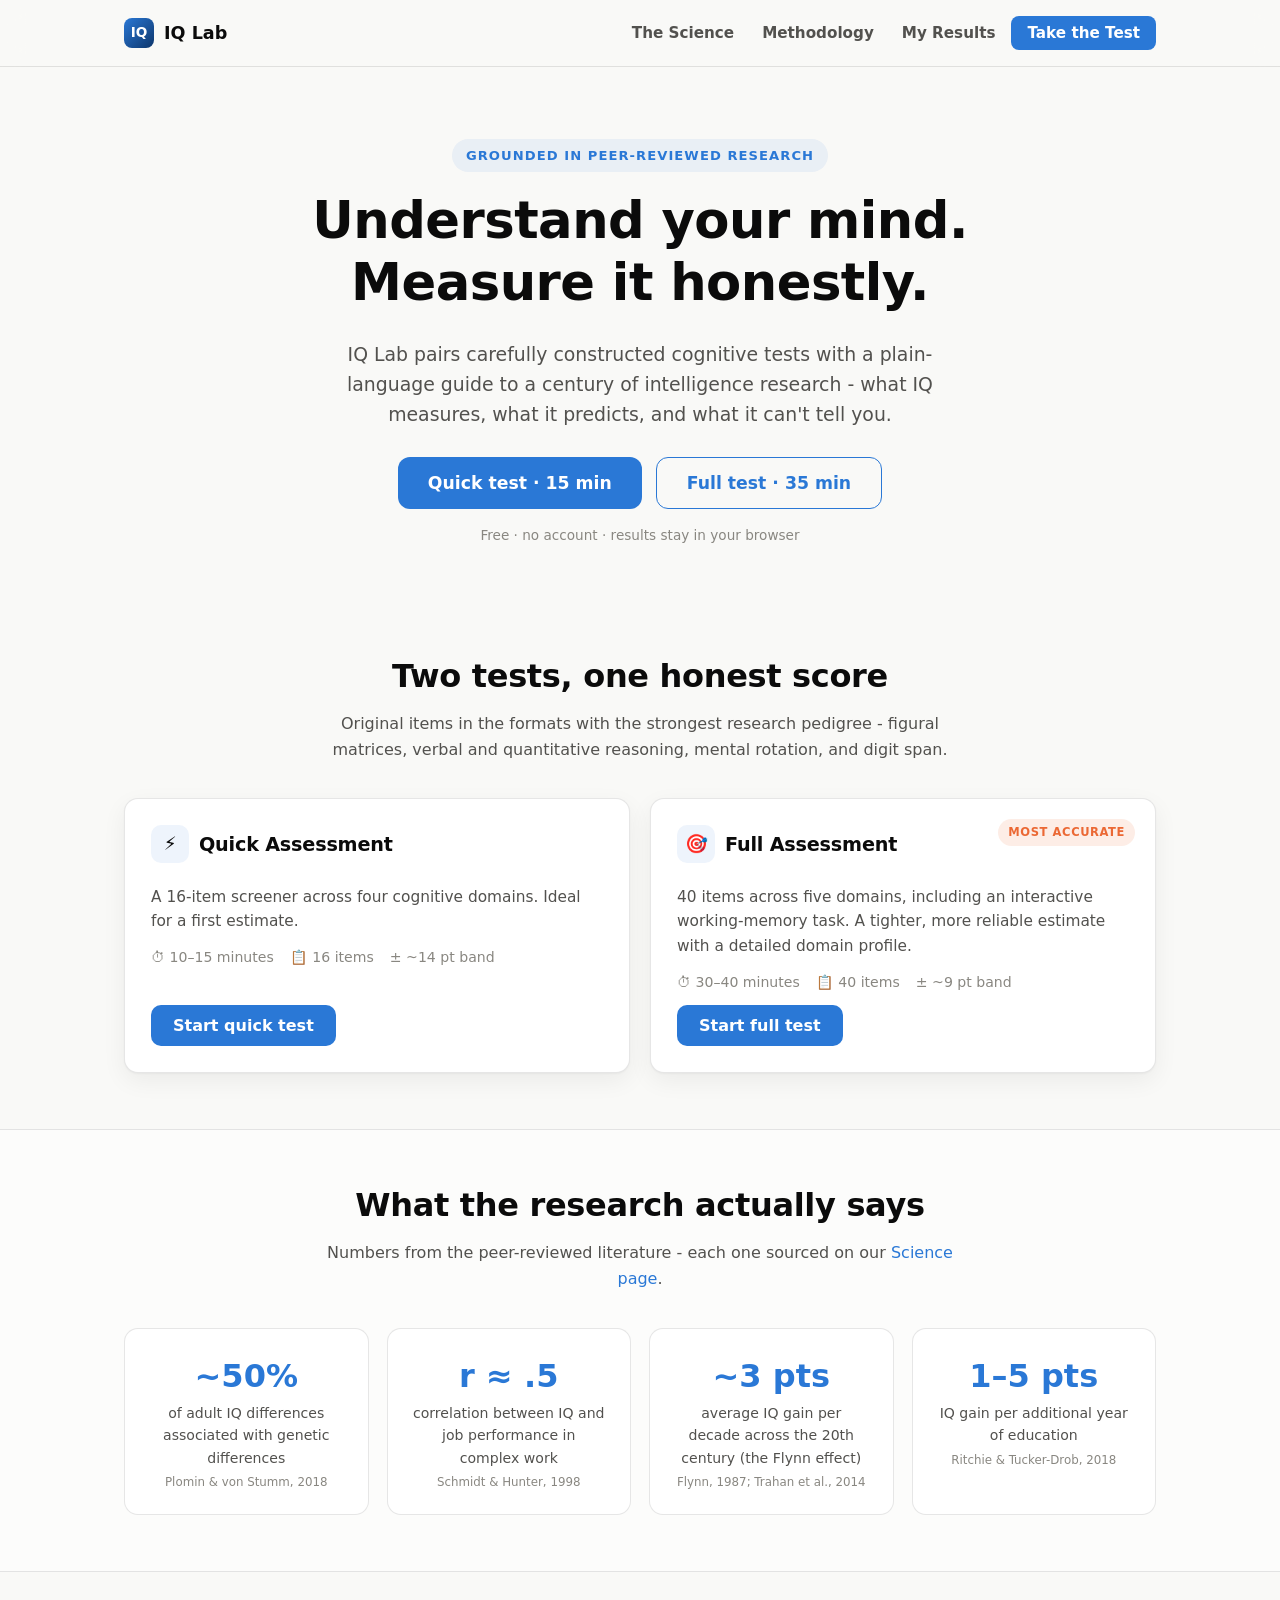
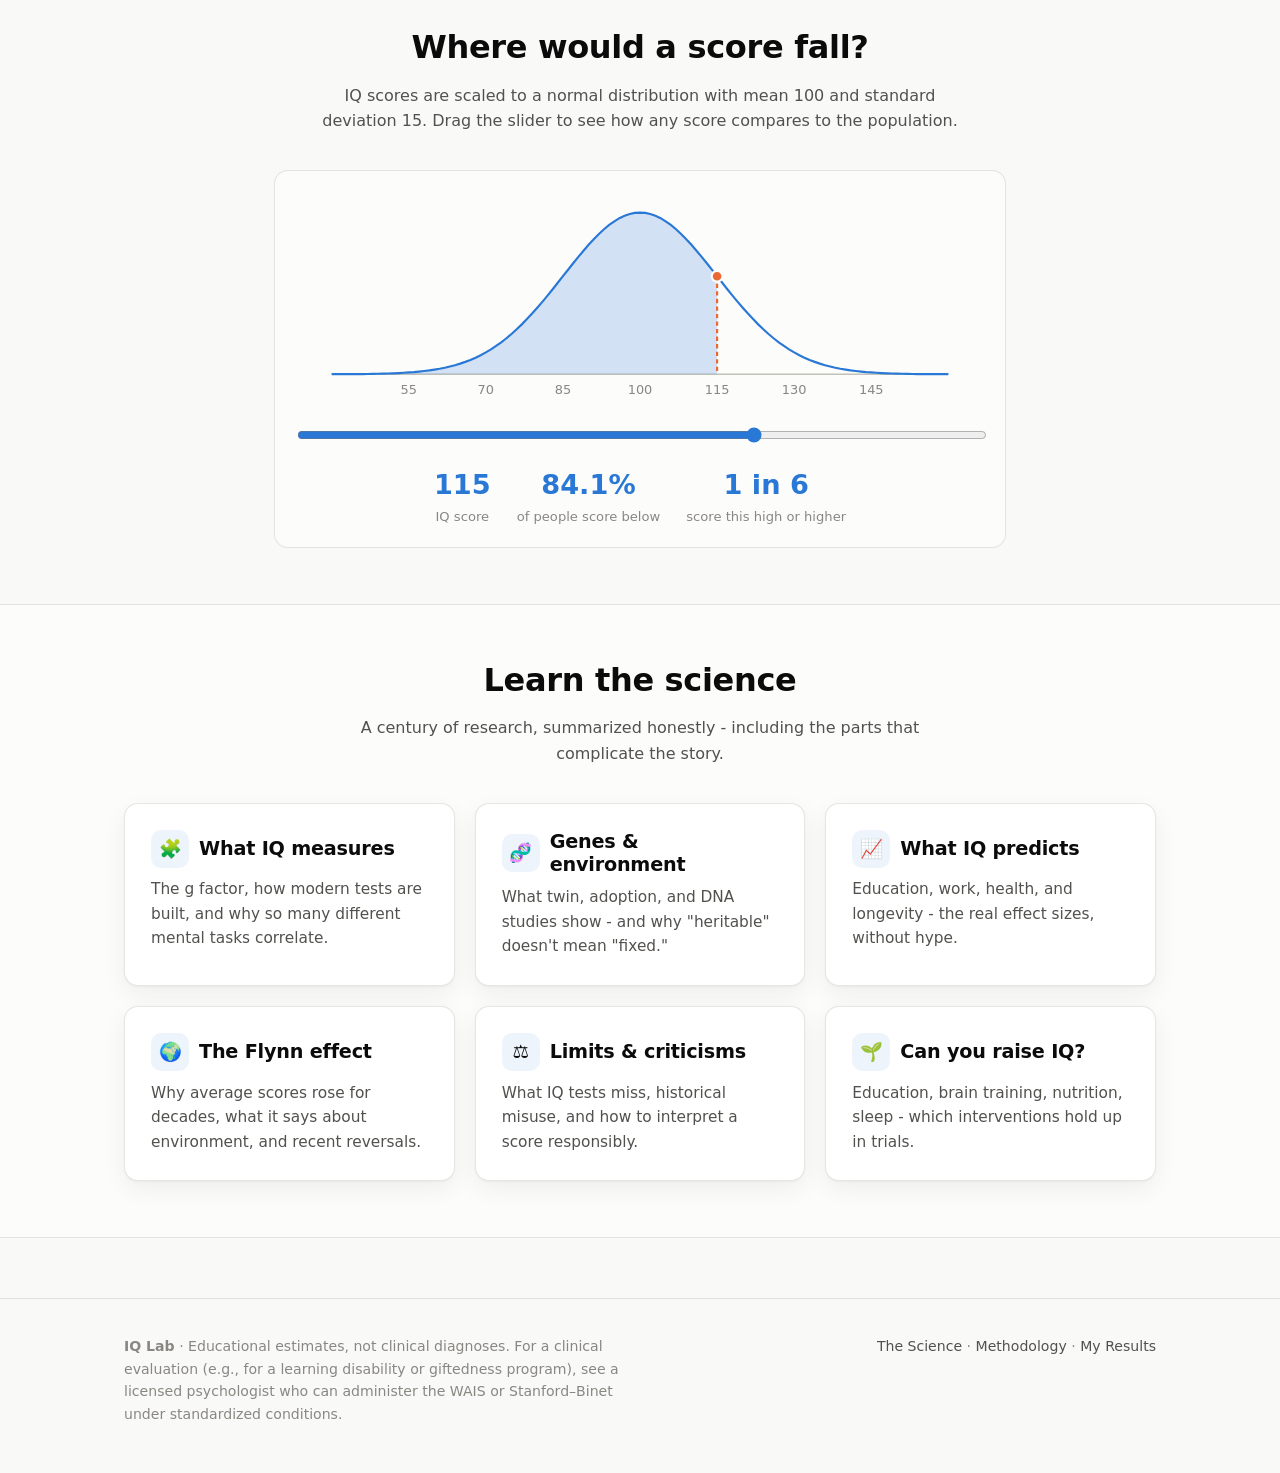
<file: index.html>
<!DOCTYPE html>
<html lang="en">
<head>
<meta charset="UTF-8">
<meta name="viewport" content="width=device-width, initial-scale=1.0">
<title>IQ Lab - Research-Based IQ Testing & Education</title>
<meta name="description" content="Take a free research-grounded IQ test and learn what intelligence research actually says - every claim sourced to peer-reviewed literature.">
<meta property="og:type" content="website">
<meta property="og:site_name" content="IQ Lab">
<meta property="og:title" content="IQ Lab - Research-Based IQ Testing & Education">
<meta property="og:description" content="Free research-based IQ tests and the science behind them. No account, results stay in your browser.">
<meta property="og:url" content="https://theofficialiqtest.com/">
<meta property="og:image" content="https://theofficialiqtest.com/og-card.png">
<meta property="og:image:width" content="1200">
<meta property="og:image:height" content="630">
<meta name="twitter:card" content="summary_large_image">
<link rel="stylesheet" href="css/style.css">
<link rel="icon" href="data:image/svg+xml,<svg xmlns='http://www.w3.org/2000/svg' viewBox='0 0 100 100'><text y='.9em' font-size='90'>🧠</text></svg>">
</head>
<body>

<nav class="nav">
  <div class="nav-inner">
    <a class="logo" href="index.html"><span class="logo-mark">IQ</span> IQ Lab</a>
    <div class="nav-links">
      <a href="learn.html">The Science</a>
      <a href="methodology.html">Methodology</a>
      <a href="results.html">My Results</a>
      <a class="btn" href="test.html?mode=short" style="padding:8px 16px">Take the Test</a>
    </div>
  </div>
</nav>

<header class="hero">
  <div class="container">
    <span class="eyebrow">Grounded in peer-reviewed research</span>
    <h1>Understand your mind.<br>Measure it honestly.</h1>
    <p class="lede">IQ Lab pairs carefully constructed cognitive tests with a plain-language guide to
      a century of intelligence research - what IQ measures, what it predicts, and what it can't tell you.</p>
    <div class="hero-ctas">
      <a class="btn big" href="test.html?mode=short">Quick test · 15 min</a>
      <a class="btn ghost big" href="test.html?mode=long">Full test · 35 min</a>
    </div>
    <p class="hero-note">Free · no account · results stay in your browser</p>
    <div class="welcome" id="welcome"></div>
  </div>
</header>

<section class="section">
  <div class="container">
    <div class="section-head">
      <h2>Two tests, one honest score</h2>
      <p>Original items in the formats with the strongest research pedigree - figural matrices, verbal and
         quantitative reasoning, mental rotation, and digit span.</p>
    </div>
    <div class="grid-2">
      <div class="card test-card">
        <h3><span class="icon">⚡</span> Quick Assessment</h3>
        <p>A 16-item screener across four cognitive domains. Ideal for a first estimate.</p>
        <div class="meta"><span>⏱ 10–15 minutes</span><span>📋 16 items</span><span>± ~14 pt band</span></div>
        <a class="btn" id="cta-short" href="test.html?mode=short">Start quick test</a>
      </div>
      <div class="card test-card">
        <span class="badge">Most accurate</span>
        <h3><span class="icon">🎯</span> Full Assessment</h3>
        <p>40 items across five domains, including an interactive working-memory task. A tighter,
           more reliable estimate with a detailed domain profile.</p>
        <div class="meta"><span>⏱ 30–40 minutes</span><span>📋 40 items</span><span>± ~9 pt band</span></div>
        <a class="btn" id="cta-long" href="test.html?mode=long">Start full test</a>
      </div>
    </div>
  </div>
</section>

<section class="section alt">
  <div class="container">
    <div class="section-head">
      <h2>What the research actually says</h2>
      <p>Numbers from the peer-reviewed literature - each one sourced on our <a href="learn.html">Science page</a>.</p>
    </div>
    <div class="stat-band">
      <div class="stat-tile">
        <div class="num">~50%</div>
        <div class="lbl">of adult IQ differences associated with genetic differences</div>
        <div class="src">Plomin & von Stumm, 2018</div>
      </div>
      <div class="stat-tile">
        <div class="num">r ≈ .5</div>
        <div class="lbl">correlation between IQ and job performance in complex work</div>
        <div class="src">Schmidt & Hunter, 1998</div>
      </div>
      <div class="stat-tile">
        <div class="num">~3 pts</div>
        <div class="lbl">average IQ gain per decade across the 20th century (the Flynn effect)</div>
        <div class="src">Flynn, 1987; Trahan et al., 2014</div>
      </div>
      <div class="stat-tile">
        <div class="num">1–5 pts</div>
        <div class="lbl">IQ gain per additional year of education</div>
        <div class="src">Ritchie & Tucker-Drob, 2018</div>
      </div>
    </div>
  </div>
</section>

<section class="section">
  <div class="container narrow">
    <div class="section-head">
      <h2>Where would a score fall?</h2>
      <p>IQ scores are scaled to a normal distribution with mean 100 and standard deviation 15.
         Drag the slider to see how any score compares to the population.</p>
    </div>
    <div class="viz-root explorer">
      <svg viewBox="0 0 640 200" id="explorer-svg" style="width:100%;height:auto" role="img" aria-label="Interactive normal curve of IQ scores"></svg>
      <input type="range" id="iq-slider" min="55" max="145" value="115" step="1" aria-label="Choose an IQ score">
      <div class="explorer-readout">
        <div><div class="num" id="ex-iq">115</div><div class="lbl">IQ score</div></div>
        <div><div class="num"><span id="ex-pct">84.1</span>%</div><div class="lbl">of people score below</div></div>
        <div><div class="num" id="ex-rare">1 in 6</div><div class="lbl" id="ex-rare-lbl">score this high or higher</div></div>
      </div>
    </div>
  </div>
</section>

<section class="section alt">
  <div class="container">
    <div class="section-head">
      <h2>Learn the science</h2>
      <p>A century of research, summarized honestly - including the parts that complicate the story.</p>
    </div>
    <div class="grid-3">
      <a class="card" href="learn.html#what-is-iq" style="color:inherit">
        <h3><span class="icon">🧩</span> What IQ measures</h3>
        <p>The g factor, how modern tests are built, and why so many different mental tasks correlate.</p>
      </a>
      <a class="card" href="learn.html#nature-nurture" style="color:inherit">
        <h3><span class="icon">🧬</span> Genes & environment</h3>
        <p>What twin, adoption, and DNA studies show - and why "heritable" doesn't mean "fixed."</p>
      </a>
      <a class="card" href="learn.html#predicts" style="color:inherit">
        <h3><span class="icon">📈</span> What IQ predicts</h3>
        <p>Education, work, health, and longevity - the real effect sizes, without hype.</p>
      </a>
      <a class="card" href="learn.html#flynn" style="color:inherit">
        <h3><span class="icon">🌍</span> The Flynn effect</h3>
        <p>Why average scores rose for decades, what it says about environment, and recent reversals.</p>
      </a>
      <a class="card" href="learn.html#limits" style="color:inherit">
        <h3><span class="icon">⚖️</span> Limits & criticisms</h3>
        <p>What IQ tests miss, historical misuse, and how to interpret a score responsibly.</p>
      </a>
      <a class="card" href="learn.html#improve" style="color:inherit">
        <h3><span class="icon">🌱</span> Can you raise IQ?</h3>
        <p>Education, brain training, nutrition, sleep - which interventions hold up in trials.</p>
      </a>
    </div>
  </div>
</section>

<footer class="footer">
  <div class="footer-inner">
    <div class="disclaimer">
      <strong>IQ Lab</strong> · Educational estimates, not clinical diagnoses. For a clinical evaluation
      (e.g., for a learning disability or giftedness program), see a licensed psychologist who can administer
      the WAIS or Stanford–Binet under standardized conditions.
    </div>
    <div>
      <a href="learn.html">The Science</a> · <a href="methodology.html">Methodology</a> ·
      <a href="results.html">My Results</a>
    </div>
  </div>
</footer>

<script src="js/storage.js"></script>
<script src="js/scoring.js"></script>
<script src="js/home.js"></script>
</body>
</html>
</file>
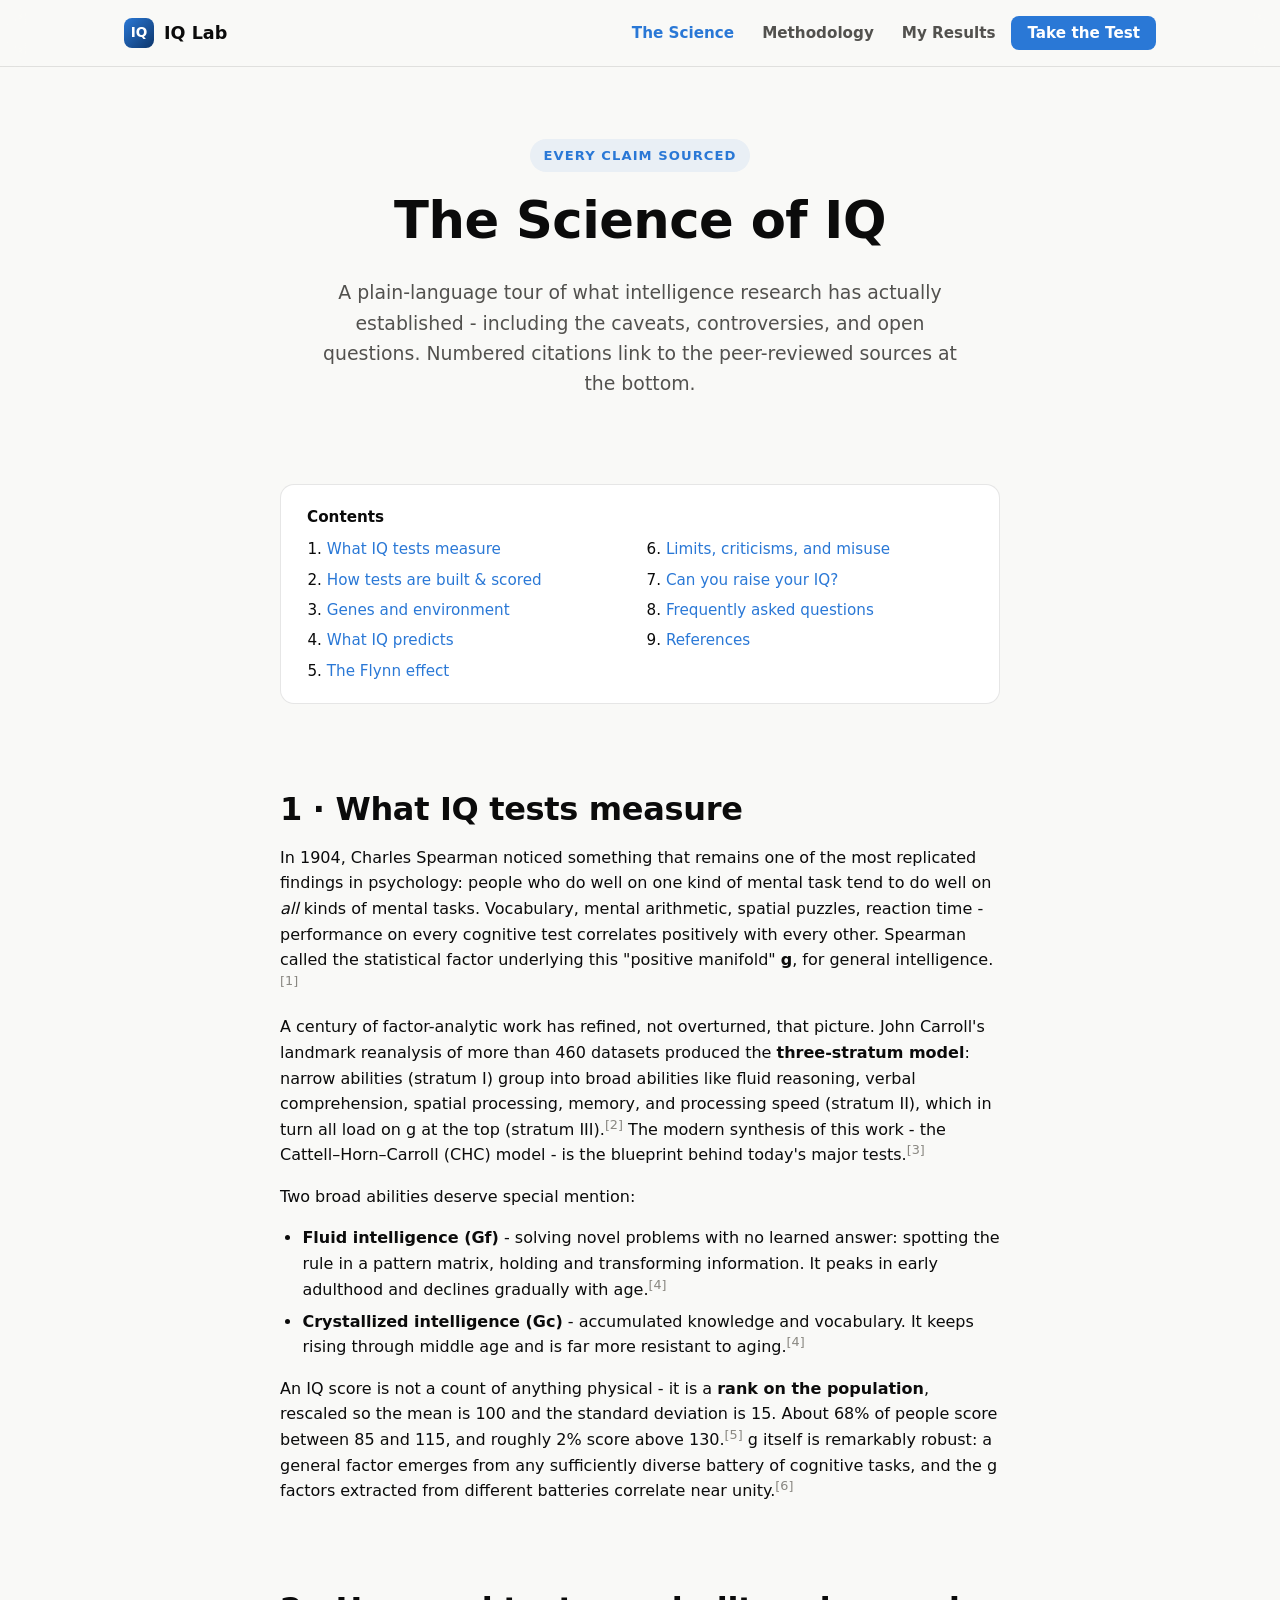
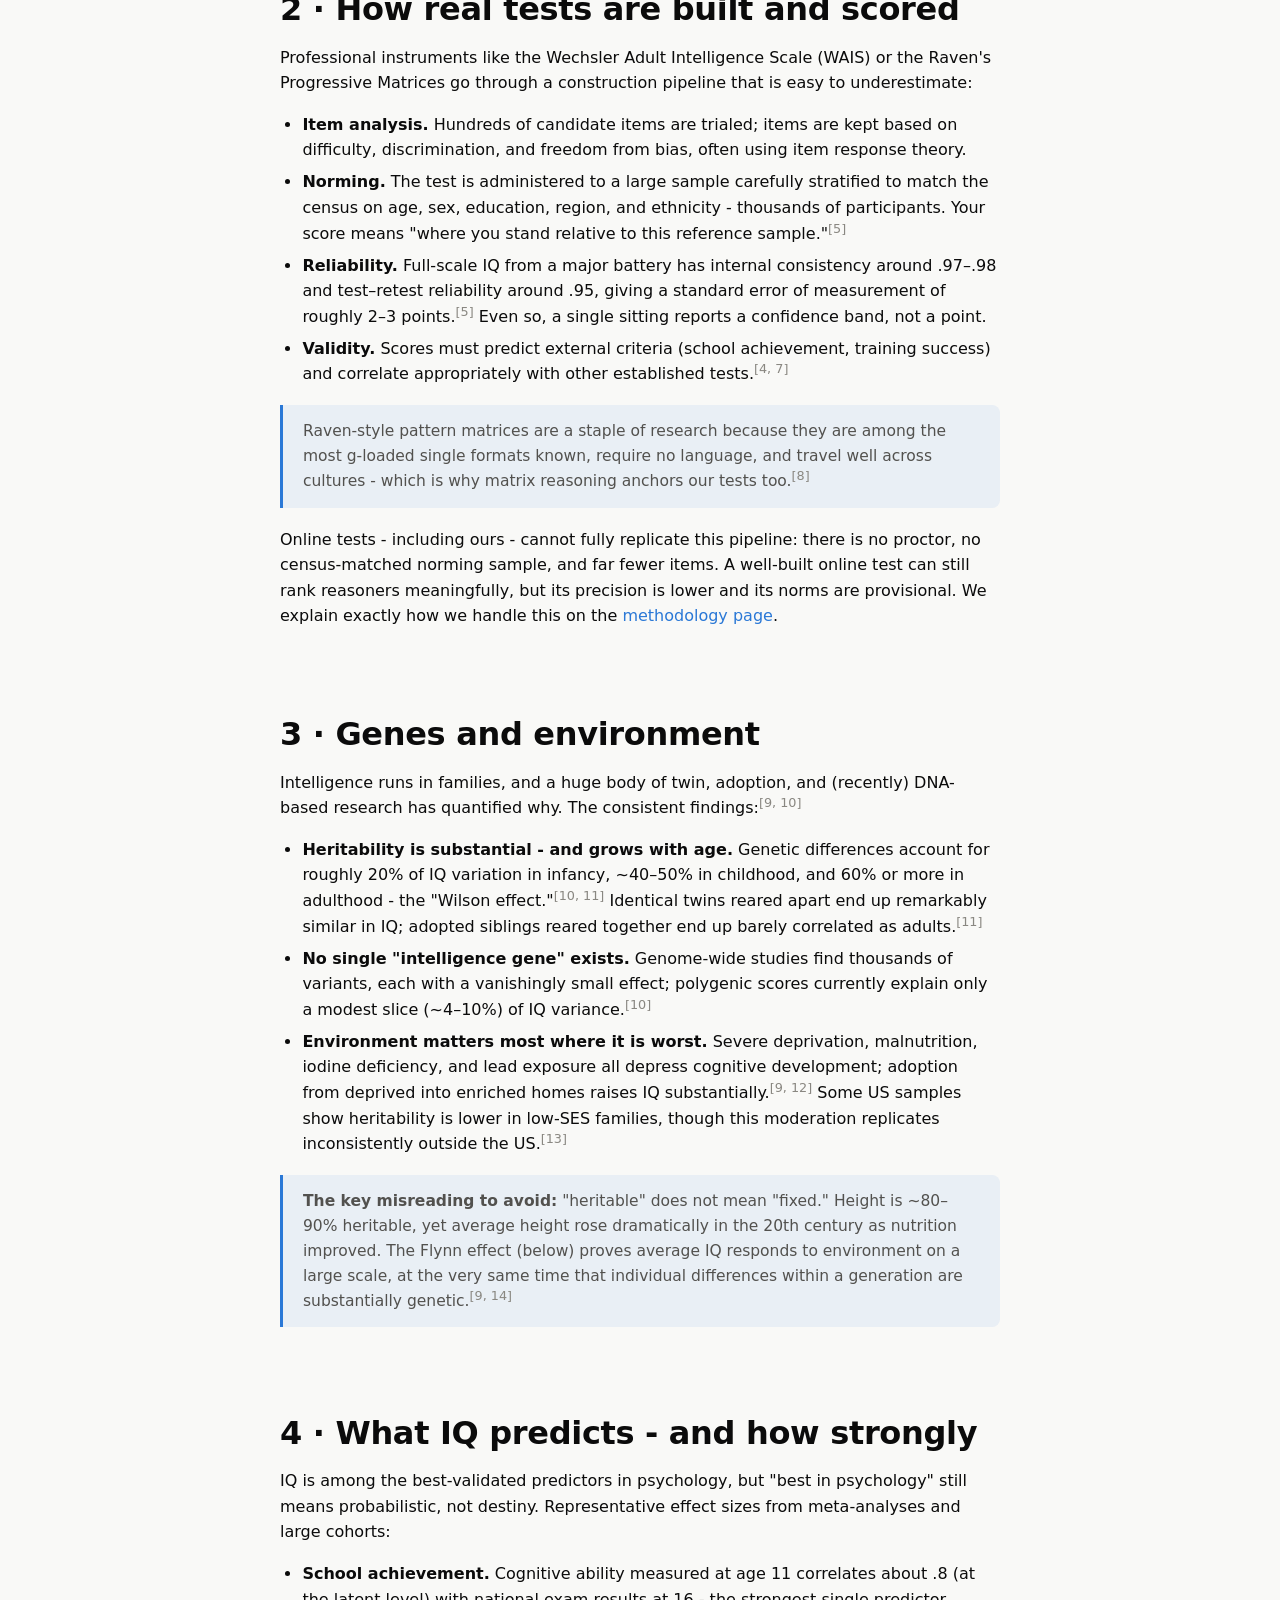
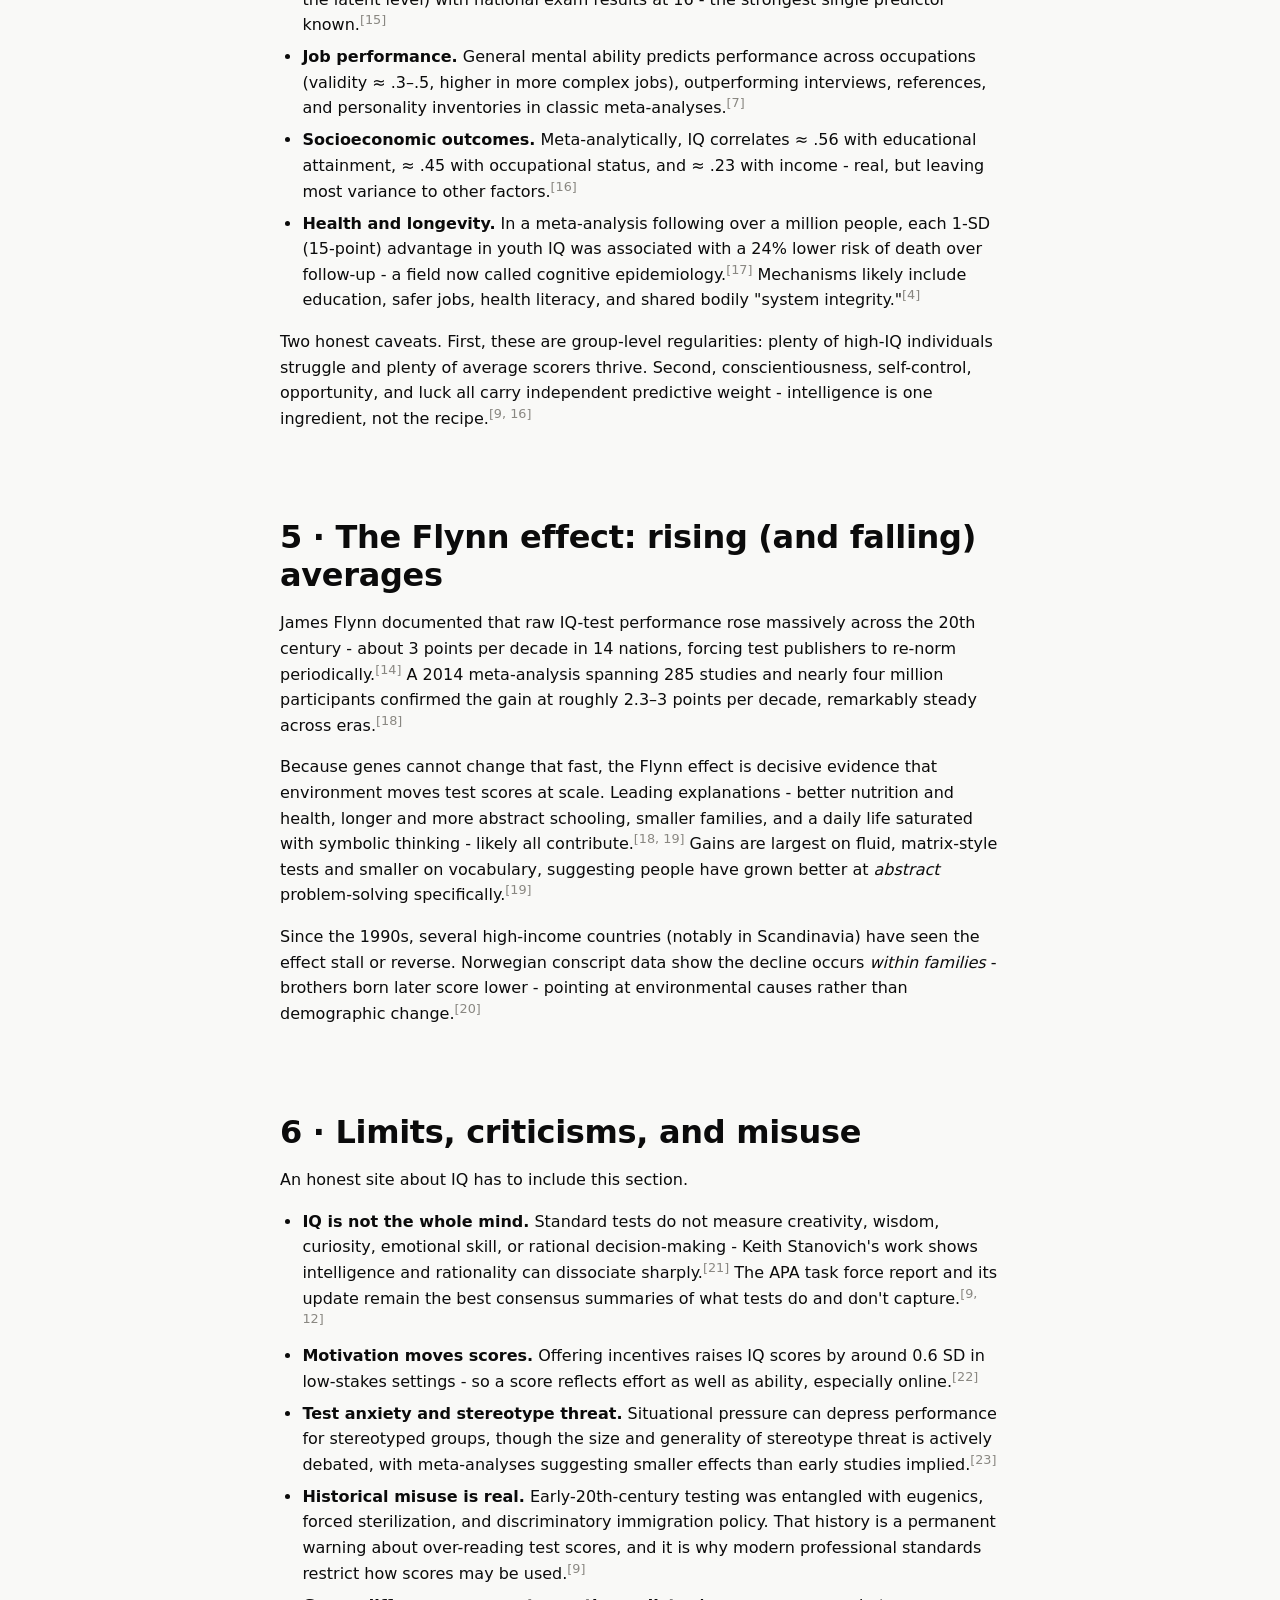
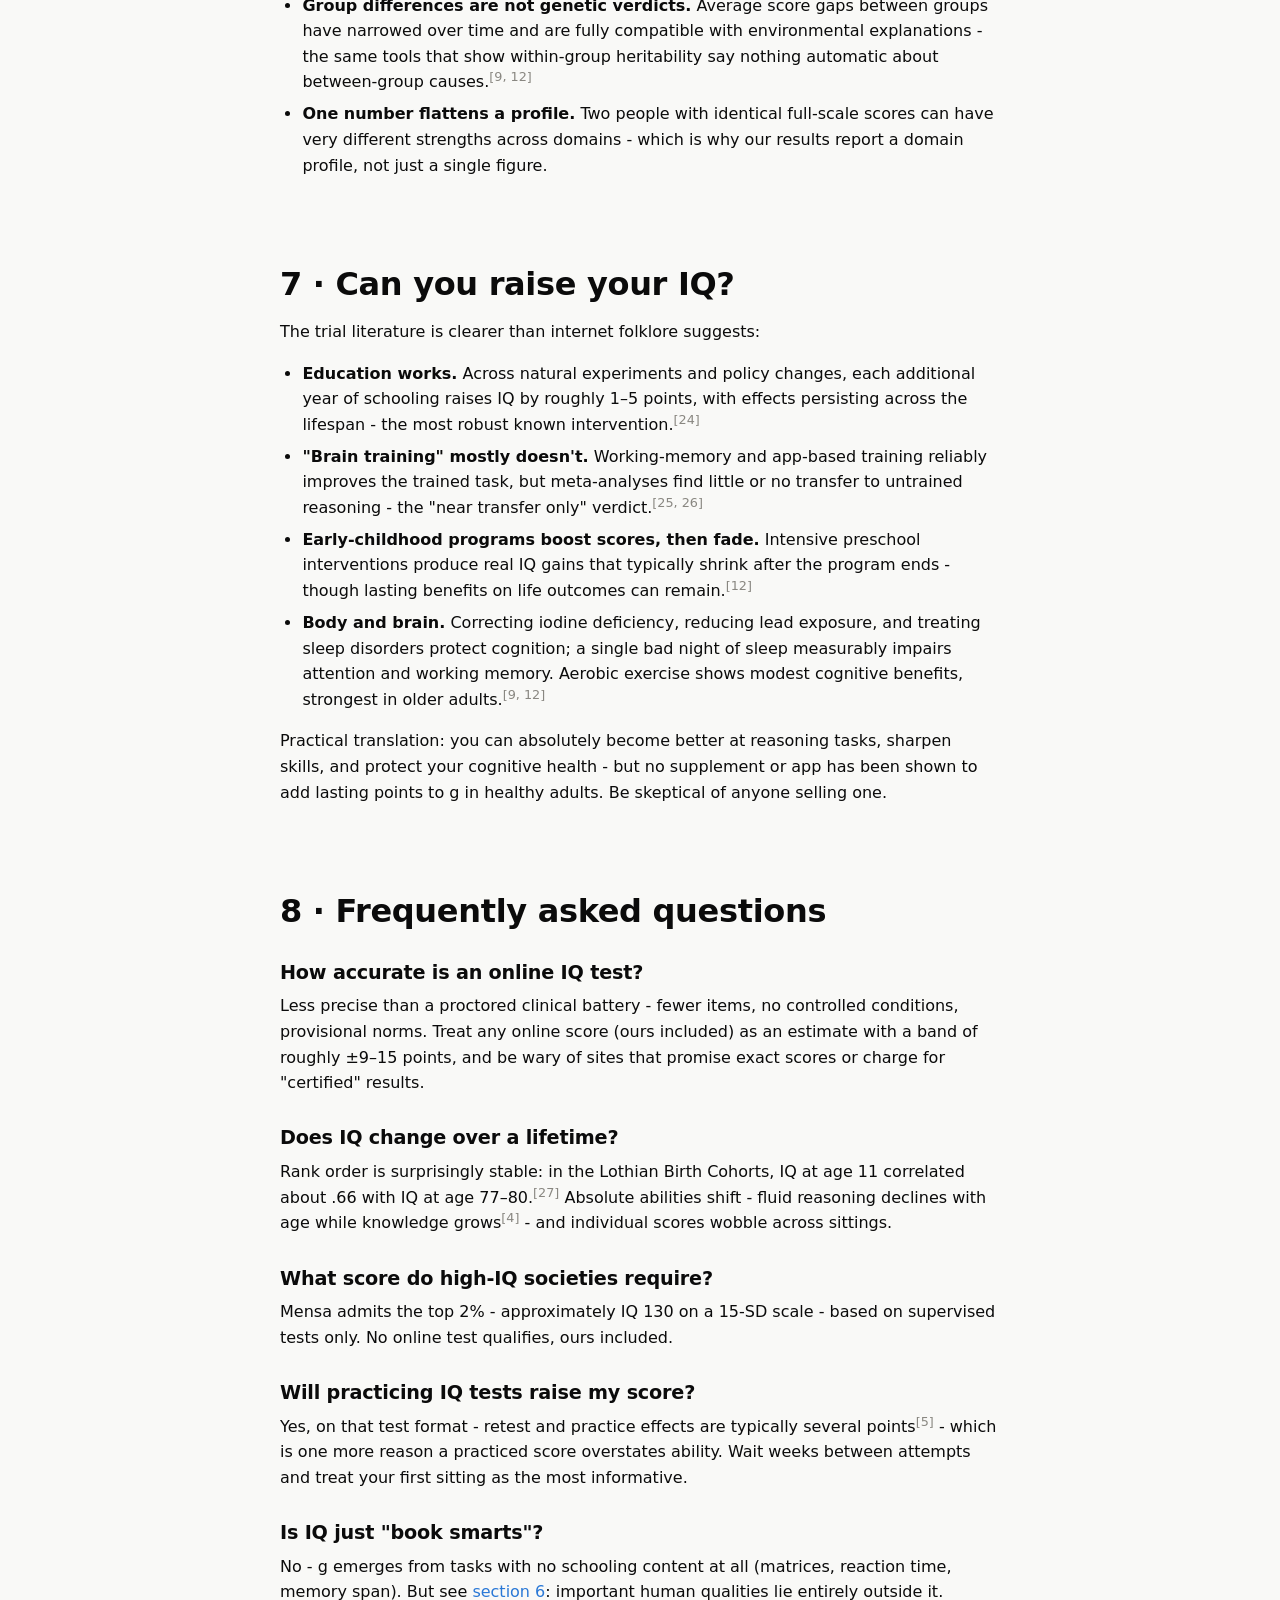
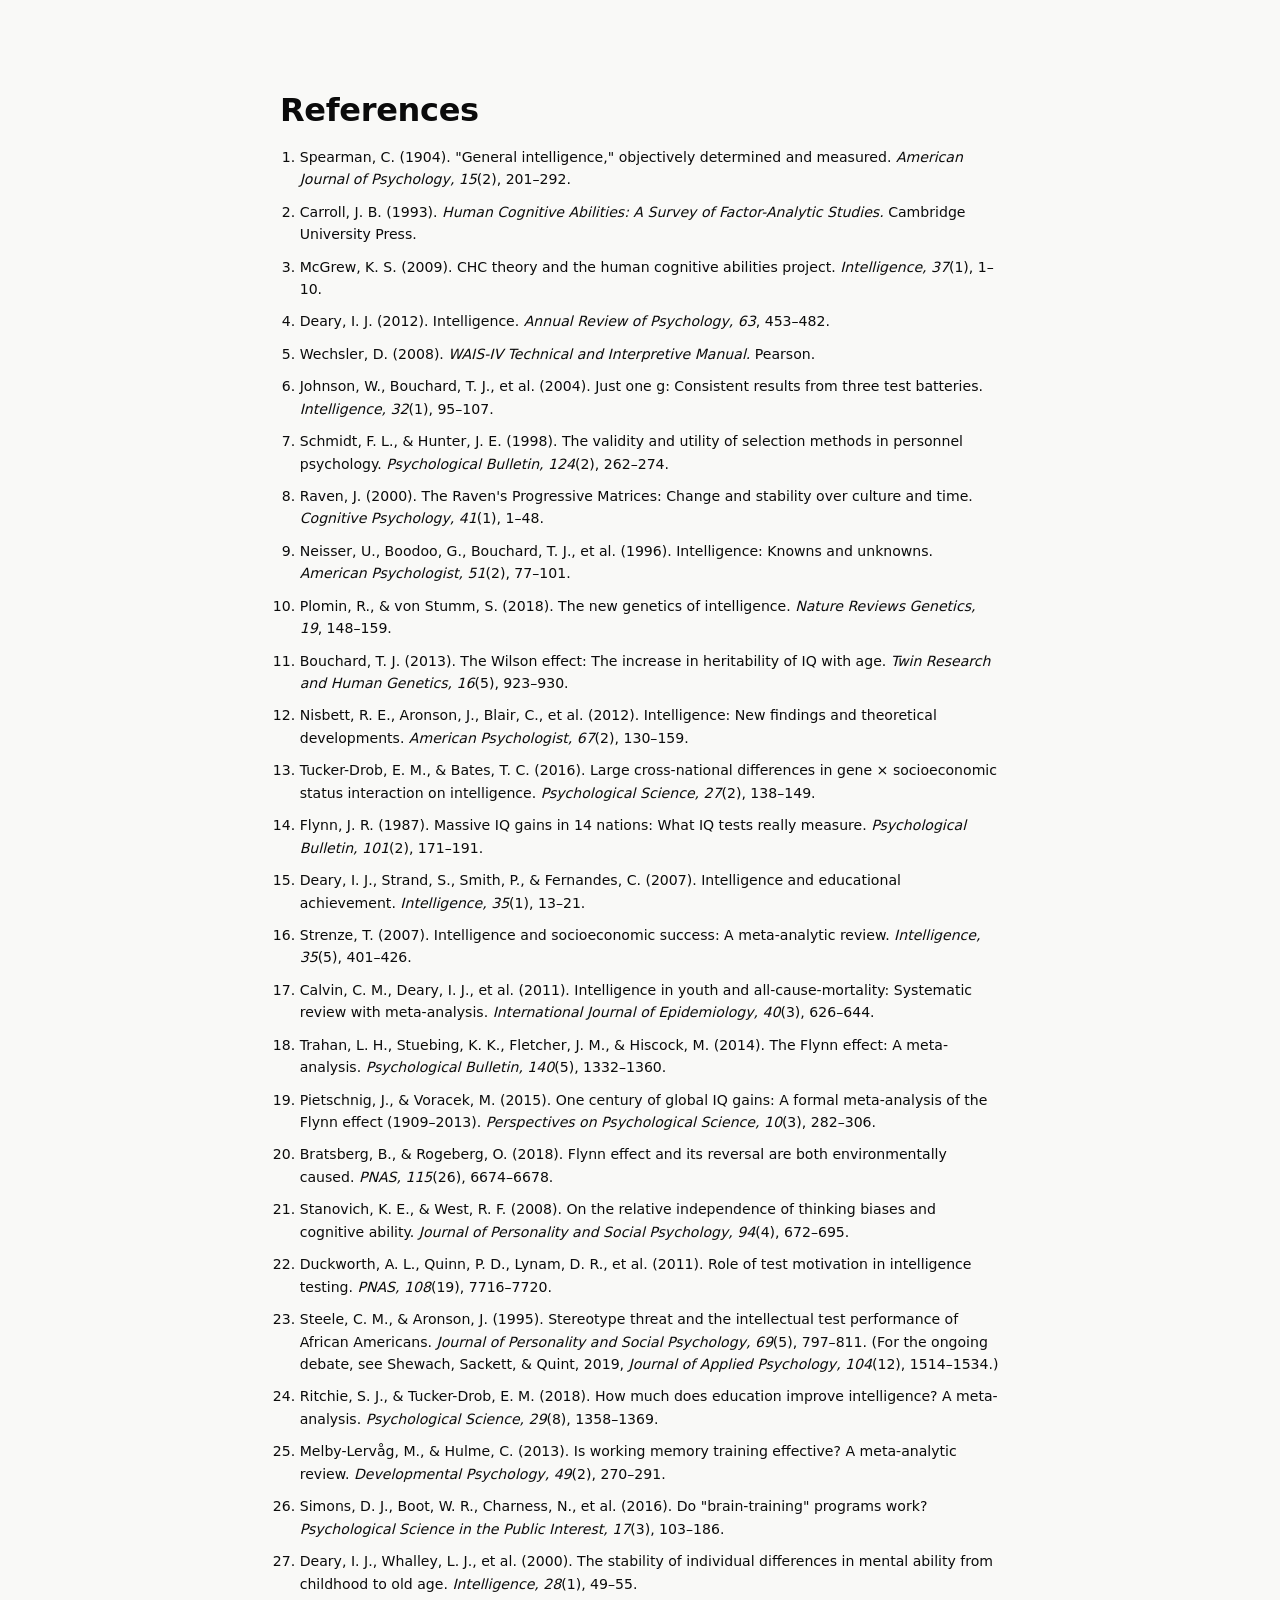
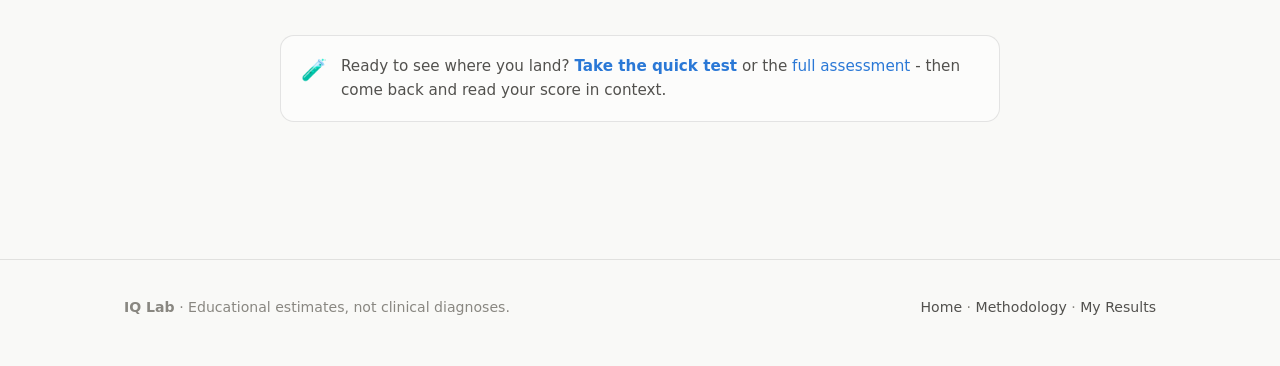
<file: learn.html>
<!DOCTYPE html>
<html lang="en">
<head>
<meta charset="UTF-8">
<meta name="viewport" content="width=device-width, initial-scale=1.0">
<title>The Science of IQ - IQ Lab</title>
<meta name="description" content="What a century of peer-reviewed research says about intelligence: the g factor, genes and environment, the Flynn effect, what IQ predicts, and its limits.">
<meta property="og:type" content="website">
<meta property="og:site_name" content="IQ Lab">
<meta property="og:title" content="The Science of IQ - IQ Lab">
<meta property="og:description" content="What a century of peer-reviewed research says about intelligence: the g factor, genes and environment, the Flynn effect, and what IQ predicts.">
<meta property="og:url" content="https://theofficialiqtest.com/learn.html">
<meta property="og:image" content="https://theofficialiqtest.com/og-card.png">
<meta property="og:image:width" content="1200">
<meta property="og:image:height" content="630">
<meta name="twitter:card" content="summary_large_image">
<link rel="stylesheet" href="css/style.css">
<link rel="icon" href="data:image/svg+xml,<svg xmlns='http://www.w3.org/2000/svg' viewBox='0 0 100 100'><text y='.9em' font-size='90'>🧠</text></svg>">
</head>
<body>

<nav class="nav">
  <div class="nav-inner">
    <a class="logo" href="index.html"><span class="logo-mark">IQ</span> IQ Lab</a>
    <div class="nav-links">
      <a href="learn.html" class="active">The Science</a>
      <a href="methodology.html">Methodology</a>
      <a href="results.html">My Results</a>
      <a class="btn" href="test.html?mode=short" style="padding:8px 16px">Take the Test</a>
    </div>
  </div>
</nav>

<header class="hero" style="padding-bottom:10px">
  <div class="container">
    <span class="eyebrow">Every claim sourced</span>
    <h1>The Science of IQ</h1>
    <p class="lede">A plain-language tour of what intelligence research has actually established -
    including the caveats, controversies, and open questions. Numbered citations link to the
    peer-reviewed sources at the bottom.</p>
  </div>
</header>

<main class="container prose section" style="padding-top:20px">

  <div class="toc">
    <strong>Contents</strong>
    <ol>
      <li><a href="#what-is-iq">What IQ tests measure</a></li>
      <li><a href="#how-built">How tests are built & scored</a></li>
      <li><a href="#nature-nurture">Genes and environment</a></li>
      <li><a href="#predicts">What IQ predicts</a></li>
      <li><a href="#flynn">The Flynn effect</a></li>
      <li><a href="#limits">Limits, criticisms, and misuse</a></li>
      <li><a href="#improve">Can you raise your IQ?</a></li>
      <li><a href="#faq">Frequently asked questions</a></li>
      <li><a href="#refs">References</a></li>
    </ol>
  </div>

  <h2 id="what-is-iq">1 · What IQ tests measure</h2>
  <p>In 1904, Charles Spearman noticed something that remains one of the most replicated findings in
  psychology: people who do well on one kind of mental task tend to do well on <em>all</em> kinds of mental
  tasks. Vocabulary, mental arithmetic, spatial puzzles, reaction time - performance on every cognitive test
  correlates positively with every other. Spearman called the statistical factor underlying this "positive
  manifold" <strong>g</strong>, for general intelligence.<span class="cite">[1]</span></p>
  <p>A century of factor-analytic work has refined, not overturned, that picture. John Carroll's landmark
  reanalysis of more than 460 datasets produced the <strong>three-stratum model</strong>: narrow abilities
  (stratum I) group into broad abilities like fluid reasoning, verbal comprehension, spatial processing,
  memory, and processing speed (stratum II), which in turn all load on g at the top (stratum III).<span class="cite">[2]</span>
  The modern synthesis of this work - the Cattell–Horn–Carroll (CHC) model - is the blueprint behind
  today's major tests.<span class="cite">[3]</span></p>
  <p>Two broad abilities deserve special mention:</p>
  <ul>
    <li><strong>Fluid intelligence (Gf)</strong> - solving novel problems with no learned answer: spotting the
    rule in a pattern matrix, holding and transforming information. It peaks in early adulthood and declines
    gradually with age.<span class="cite">[4]</span></li>
    <li><strong>Crystallized intelligence (Gc)</strong> - accumulated knowledge and vocabulary. It keeps
    rising through middle age and is far more resistant to aging.<span class="cite">[4]</span></li>
  </ul>
  <p>An IQ score is not a count of anything physical - it is a <strong>rank on the population</strong>,
  rescaled so the mean is 100 and the standard deviation is 15. About 68% of people score between 85 and
  115, and roughly 2% score above 130.<span class="cite">[5]</span> g itself is remarkably robust: a general factor
  emerges from any sufficiently diverse battery of cognitive tasks, and the g factors extracted from
  different batteries correlate near unity.<span class="cite">[6]</span></p>

  <h2 id="how-built">2 · How real tests are built and scored</h2>
  <p>Professional instruments like the Wechsler Adult Intelligence Scale (WAIS) or the Raven's Progressive
  Matrices go through a construction pipeline that is easy to underestimate:</p>
  <ul>
    <li><strong>Item analysis.</strong> Hundreds of candidate items are trialed; items are kept based on
    difficulty, discrimination, and freedom from bias, often using item response theory.</li>
    <li><strong>Norming.</strong> The test is administered to a large sample carefully stratified to match
    the census on age, sex, education, region, and ethnicity - thousands of participants. Your score means
    "where you stand relative to this reference sample."<span class="cite">[5]</span></li>
    <li><strong>Reliability.</strong> Full-scale IQ from a major battery has internal consistency around
    .97–.98 and test–retest reliability around .95, giving a standard error of measurement of roughly
    2–3 points.<span class="cite">[5]</span> Even so, a single sitting reports a confidence band, not a point.</li>
    <li><strong>Validity.</strong> Scores must predict external criteria (school achievement, training
    success) and correlate appropriately with other established tests.<span class="cite">[4, 7]</span></li>
  </ul>
  <blockquote>Raven-style pattern matrices are a staple of research because they are among the most
  g-loaded single formats known, require no language, and travel well across cultures - which is why
  matrix reasoning anchors our tests too.<span class="cite">[8]</span></blockquote>
  <p>Online tests - including ours - cannot fully replicate this pipeline: there is no proctor, no
  census-matched norming sample, and far fewer items. A well-built online test can still rank reasoners
  meaningfully, but its precision is lower and its norms are provisional. We explain exactly how we handle
  this on the <a href="methodology.html">methodology page</a>.</p>

  <h2 id="nature-nurture">3 · Genes and environment</h2>
  <p>Intelligence runs in families, and a huge body of twin, adoption, and (recently) DNA-based research
  has quantified why. The consistent findings:<span class="cite">[9, 10]</span></p>
  <ul>
    <li><strong>Heritability is substantial - and grows with age.</strong> Genetic differences account for
    roughly 20% of IQ variation in infancy, ~40–50% in childhood, and 60% or more in adulthood - the
    "Wilson effect."<span class="cite">[10, 11]</span> Identical twins reared apart end up remarkably similar in IQ;
    adopted siblings reared together end up barely correlated as adults.<span class="cite">[11]</span></li>
    <li><strong>No single "intelligence gene" exists.</strong> Genome-wide studies find thousands of variants,
    each with a vanishingly small effect; polygenic scores currently explain only a modest slice
    (~4–10%) of IQ variance.<span class="cite">[10]</span></li>
    <li><strong>Environment matters most where it is worst.</strong> Severe deprivation, malnutrition,
    iodine deficiency, and lead exposure all depress cognitive development; adoption from deprived into
    enriched homes raises IQ substantially.<span class="cite">[9, 12]</span> Some US samples show heritability is
    lower in low-SES families, though this moderation replicates inconsistently outside the US.<span class="cite">[13]</span></li>
  </ul>
  <blockquote><strong>The key misreading to avoid:</strong> "heritable" does not mean "fixed." Height is
  ~80–90% heritable, yet average height rose dramatically in the 20th century as nutrition improved. The
  Flynn effect (below) proves average IQ responds to environment on a large scale, at the very same time
  that individual differences within a generation are substantially genetic.<span class="cite">[9, 14]</span></blockquote>

  <h2 id="predicts">4 · What IQ predicts - and how strongly</h2>
  <p>IQ is among the best-validated predictors in psychology, but "best in psychology" still means
  probabilistic, not destiny. Representative effect sizes from meta-analyses and large cohorts:</p>
  <ul>
    <li><strong>School achievement.</strong> Cognitive ability measured at age 11 correlates about .8 (at
    the latent level) with national exam results at 16 - the strongest single predictor known.<span class="cite">[15]</span></li>
    <li><strong>Job performance.</strong> General mental ability predicts performance across occupations
    (validity ≈ .3–.5, higher in more complex jobs), outperforming interviews, references, and
    personality inventories in classic meta-analyses.<span class="cite">[7]</span></li>
    <li><strong>Socioeconomic outcomes.</strong> Meta-analytically, IQ correlates ≈ .56 with educational
    attainment, ≈ .45 with occupational status, and ≈ .23 with income - real, but leaving most variance
    to other factors.<span class="cite">[16]</span></li>
    <li><strong>Health and longevity.</strong> In a meta-analysis following over a million people, each
    1-SD (15-point) advantage in youth IQ was associated with a 24% lower risk of death over follow-up -
    a field now called cognitive epidemiology.<span class="cite">[17]</span> Mechanisms likely include education,
    safer jobs, health literacy, and shared bodily "system integrity."<span class="cite">[4]</span></li>
  </ul>
  <p>Two honest caveats. First, these are group-level regularities: plenty of high-IQ individuals struggle
  and plenty of average scorers thrive. Second, conscientiousness, self-control, opportunity, and luck all
  carry independent predictive weight - intelligence is one ingredient, not the recipe.<span class="cite">[9, 16]</span></p>

  <h2 id="flynn">5 · The Flynn effect: rising (and falling) averages</h2>
  <p>James Flynn documented that raw IQ-test performance rose massively across the 20th century - about
  3 points per decade in 14 nations, forcing test publishers to re-norm periodically.<span class="cite">[14]</span>
  A 2014 meta-analysis spanning 285 studies and nearly four million participants confirmed the gain at
  roughly 2.3–3 points per decade, remarkably steady across eras.<span class="cite">[18]</span></p>
  <p>Because genes cannot change that fast, the Flynn effect is decisive evidence that environment moves
  test scores at scale. Leading explanations - better nutrition and health, longer and more abstract
  schooling, smaller families, and a daily life saturated with symbolic thinking - likely all
  contribute.<span class="cite">[18, 19]</span> Gains are largest on fluid, matrix-style tests and smaller on
  vocabulary, suggesting people have grown better at <em>abstract</em> problem-solving specifically.<span class="cite">[19]</span></p>
  <p>Since the 1990s, several high-income countries (notably in Scandinavia) have seen the effect stall or
  reverse. Norwegian conscript data show the decline occurs <em>within families</em> - brothers born later
  score lower - pointing at environmental causes rather than demographic change.<span class="cite">[20]</span></p>

  <h2 id="limits">6 · Limits, criticisms, and misuse</h2>
  <p>An honest site about IQ has to include this section.</p>
  <ul>
    <li><strong>IQ is not the whole mind.</strong> Standard tests do not measure creativity, wisdom,
    curiosity, emotional skill, or rational decision-making - Keith Stanovich's work shows intelligence and
    rationality can dissociate sharply.<span class="cite">[21]</span> The APA task force report and its update remain
    the best consensus summaries of what tests do and don't capture.<span class="cite">[9, 12]</span></li>
    <li><strong>Motivation moves scores.</strong> Offering incentives raises IQ scores by around 0.6 SD in
    low-stakes settings - so a score reflects effort as well as ability, especially online.<span class="cite">[22]</span></li>
    <li><strong>Test anxiety and stereotype threat.</strong> Situational pressure can depress performance
    for stereotyped groups, though the size and generality of stereotype threat is actively debated, with
    meta-analyses suggesting smaller effects than early studies implied.<span class="cite">[23]</span></li>
    <li><strong>Historical misuse is real.</strong> Early-20th-century testing was entangled with eugenics,
    forced sterilization, and discriminatory immigration policy. That history is a permanent warning about
    over-reading test scores, and it is why modern professional standards restrict how scores may be
    used.<span class="cite">[9]</span></li>
    <li><strong>Group differences are not genetic verdicts.</strong> Average score gaps between groups have
    narrowed over time and are fully compatible with environmental explanations - the same tools that show
    within-group heritability say nothing automatic about between-group causes.<span class="cite">[9, 12]</span></li>
    <li><strong>One number flattens a profile.</strong> Two people with identical full-scale scores can have
    very different strengths across domains - which is why our results report a domain profile, not just a
    single figure.</li>
  </ul>

  <h2 id="improve">7 · Can you raise your IQ?</h2>
  <p>The trial literature is clearer than internet folklore suggests:</p>
  <ul>
    <li><strong>Education works.</strong> Across natural experiments and policy changes, each additional
    year of schooling raises IQ by roughly 1–5 points, with effects persisting across the
    lifespan - the most robust known intervention.<span class="cite">[24]</span></li>
    <li><strong>"Brain training" mostly doesn't.</strong> Working-memory and app-based training reliably
    improves the trained task, but meta-analyses find little or no transfer to untrained reasoning -
    the "near transfer only" verdict.<span class="cite">[25, 26]</span></li>
    <li><strong>Early-childhood programs boost scores, then fade.</strong> Intensive preschool interventions
    produce real IQ gains that typically shrink after the program ends - though lasting benefits on life
    outcomes can remain.<span class="cite">[12]</span></li>
    <li><strong>Body and brain.</strong> Correcting iodine deficiency, reducing lead exposure, and treating
    sleep disorders protect cognition; a single bad night of sleep measurably impairs attention and working
    memory. Aerobic exercise shows modest cognitive benefits, strongest in older adults.<span class="cite">[9, 12]</span></li>
  </ul>
  <p>Practical translation: you can absolutely become better at reasoning tasks, sharpen skills, and protect
  your cognitive health - but no supplement or app has been shown to add lasting points to g in healthy
  adults. Be skeptical of anyone selling one.</p>

  <h2 id="faq">8 · Frequently asked questions</h2>
  <h3>How accurate is an online IQ test?</h3>
  <p>Less precise than a proctored clinical battery - fewer items, no controlled conditions, provisional
  norms. Treat any online score (ours included) as an estimate with a band of roughly ±9–15 points, and be
  wary of sites that promise exact scores or charge for "certified" results.</p>
  <h3>Does IQ change over a lifetime?</h3>
  <p>Rank order is surprisingly stable: in the Lothian Birth Cohorts, IQ at age 11 correlated about .66
  with IQ at age 77–80.<span class="cite">[27]</span> Absolute abilities shift - fluid reasoning declines with age
  while knowledge grows<span class="cite">[4]</span> - and individual scores wobble across sittings.</p>
  <h3>What score do high-IQ societies require?</h3>
  <p>Mensa admits the top 2% - approximately IQ 130 on a 15-SD scale - based on supervised tests only.
  No online test qualifies, ours included.</p>
  <h3>Will practicing IQ tests raise my score?</h3>
  <p>Yes, on that test format - retest and practice effects are typically several points<span class="cite">[5]</span> -
  which is one more reason a practiced score overstates ability. Wait weeks between attempts and treat your
  first sitting as the most informative.</p>
  <h3>Is IQ just "book smarts"?</h3>
  <p>No - g emerges from tasks with no schooling content at all (matrices, reaction time, memory span). But
  see <a href="#limits">section 6</a>: important human qualities lie entirely outside it.</p>

  <h2 id="refs">References</h2>
  <ol class="refs">
    <li id="r1">Spearman, C. (1904). "General intelligence," objectively determined and measured. <em>American Journal of Psychology, 15</em>(2), 201–292.</li>
    <li id="r2">Carroll, J. B. (1993). <em>Human Cognitive Abilities: A Survey of Factor-Analytic Studies.</em> Cambridge University Press.</li>
    <li id="r3">McGrew, K. S. (2009). CHC theory and the human cognitive abilities project. <em>Intelligence, 37</em>(1), 1–10.</li>
    <li id="r4">Deary, I. J. (2012). Intelligence. <em>Annual Review of Psychology, 63</em>, 453–482.</li>
    <li id="r5">Wechsler, D. (2008). <em>WAIS-IV Technical and Interpretive Manual.</em> Pearson.</li>
    <li id="r6">Johnson, W., Bouchard, T. J., et al. (2004). Just one g: Consistent results from three test batteries. <em>Intelligence, 32</em>(1), 95–107.</li>
    <li id="r7">Schmidt, F. L., & Hunter, J. E. (1998). The validity and utility of selection methods in personnel psychology. <em>Psychological Bulletin, 124</em>(2), 262–274.</li>
    <li id="r8">Raven, J. (2000). The Raven's Progressive Matrices: Change and stability over culture and time. <em>Cognitive Psychology, 41</em>(1), 1–48.</li>
    <li id="r9">Neisser, U., Boodoo, G., Bouchard, T. J., et al. (1996). Intelligence: Knowns and unknowns. <em>American Psychologist, 51</em>(2), 77–101.</li>
    <li id="r10">Plomin, R., & von Stumm, S. (2018). The new genetics of intelligence. <em>Nature Reviews Genetics, 19</em>, 148–159.</li>
    <li id="r11">Bouchard, T. J. (2013). The Wilson effect: The increase in heritability of IQ with age. <em>Twin Research and Human Genetics, 16</em>(5), 923–930.</li>
    <li id="r12">Nisbett, R. E., Aronson, J., Blair, C., et al. (2012). Intelligence: New findings and theoretical developments. <em>American Psychologist, 67</em>(2), 130–159.</li>
    <li id="r13">Tucker-Drob, E. M., & Bates, T. C. (2016). Large cross-national differences in gene × socioeconomic status interaction on intelligence. <em>Psychological Science, 27</em>(2), 138–149.</li>
    <li id="r14">Flynn, J. R. (1987). Massive IQ gains in 14 nations: What IQ tests really measure. <em>Psychological Bulletin, 101</em>(2), 171–191.</li>
    <li id="r15">Deary, I. J., Strand, S., Smith, P., & Fernandes, C. (2007). Intelligence and educational achievement. <em>Intelligence, 35</em>(1), 13–21.</li>
    <li id="r16">Strenze, T. (2007). Intelligence and socioeconomic success: A meta-analytic review. <em>Intelligence, 35</em>(5), 401–426.</li>
    <li id="r17">Calvin, C. M., Deary, I. J., et al. (2011). Intelligence in youth and all-cause-mortality: Systematic review with meta-analysis. <em>International Journal of Epidemiology, 40</em>(3), 626–644.</li>
    <li id="r18">Trahan, L. H., Stuebing, K. K., Fletcher, J. M., & Hiscock, M. (2014). The Flynn effect: A meta-analysis. <em>Psychological Bulletin, 140</em>(5), 1332–1360.</li>
    <li id="r19">Pietschnig, J., & Voracek, M. (2015). One century of global IQ gains: A formal meta-analysis of the Flynn effect (1909–2013). <em>Perspectives on Psychological Science, 10</em>(3), 282–306.</li>
    <li id="r20">Bratsberg, B., & Rogeberg, O. (2018). Flynn effect and its reversal are both environmentally caused. <em>PNAS, 115</em>(26), 6674–6678.</li>
    <li id="r21">Stanovich, K. E., & West, R. F. (2008). On the relative independence of thinking biases and cognitive ability. <em>Journal of Personality and Social Psychology, 94</em>(4), 672–695.</li>
    <li id="r22">Duckworth, A. L., Quinn, P. D., Lynam, D. R., et al. (2011). Role of test motivation in intelligence testing. <em>PNAS, 108</em>(19), 7716–7720.</li>
    <li id="r23">Steele, C. M., & Aronson, J. (1995). Stereotype threat and the intellectual test performance of African Americans. <em>Journal of Personality and Social Psychology, 69</em>(5), 797–811. (For the ongoing debate, see Shewach, Sackett, & Quint, 2019, <em>Journal of Applied Psychology, 104</em>(12), 1514–1534.)</li>
    <li id="r24">Ritchie, S. J., & Tucker-Drob, E. M. (2018). How much does education improve intelligence? A meta-analysis. <em>Psychological Science, 29</em>(8), 1358–1369.</li>
    <li id="r25">Melby-Lervåg, M., & Hulme, C. (2013). Is working memory training effective? A meta-analytic review. <em>Developmental Psychology, 49</em>(2), 270–291.</li>
    <li id="r26">Simons, D. J., Boot, W. R., Charness, N., et al. (2016). Do "brain-training" programs work? <em>Psychological Science in the Public Interest, 17</em>(3), 103–186.</li>
    <li id="r27">Deary, I. J., Whalley, L. J., et al. (2000). The stability of individual differences in mental ability from childhood to old age. <em>Intelligence, 28</em>(1), 49–55.</li>
  </ol>

  <div class="callout" style="margin-top:40px">
    <span class="em">🧪</span>
    <div>Ready to see where you land? <a href="test.html?mode=short"><strong>Take the quick test</strong></a>
    or the <a href="test.html?mode=long">full assessment</a> - then come back and read your score in context.</div>
  </div>
</main>

<footer class="footer">
  <div class="footer-inner">
    <div class="disclaimer"><strong>IQ Lab</strong> · Educational estimates, not clinical diagnoses.</div>
    <div><a href="index.html">Home</a> · <a href="methodology.html">Methodology</a> · <a href="results.html">My Results</a></div>
  </div>
</footer>

</body>
</html>
</file>
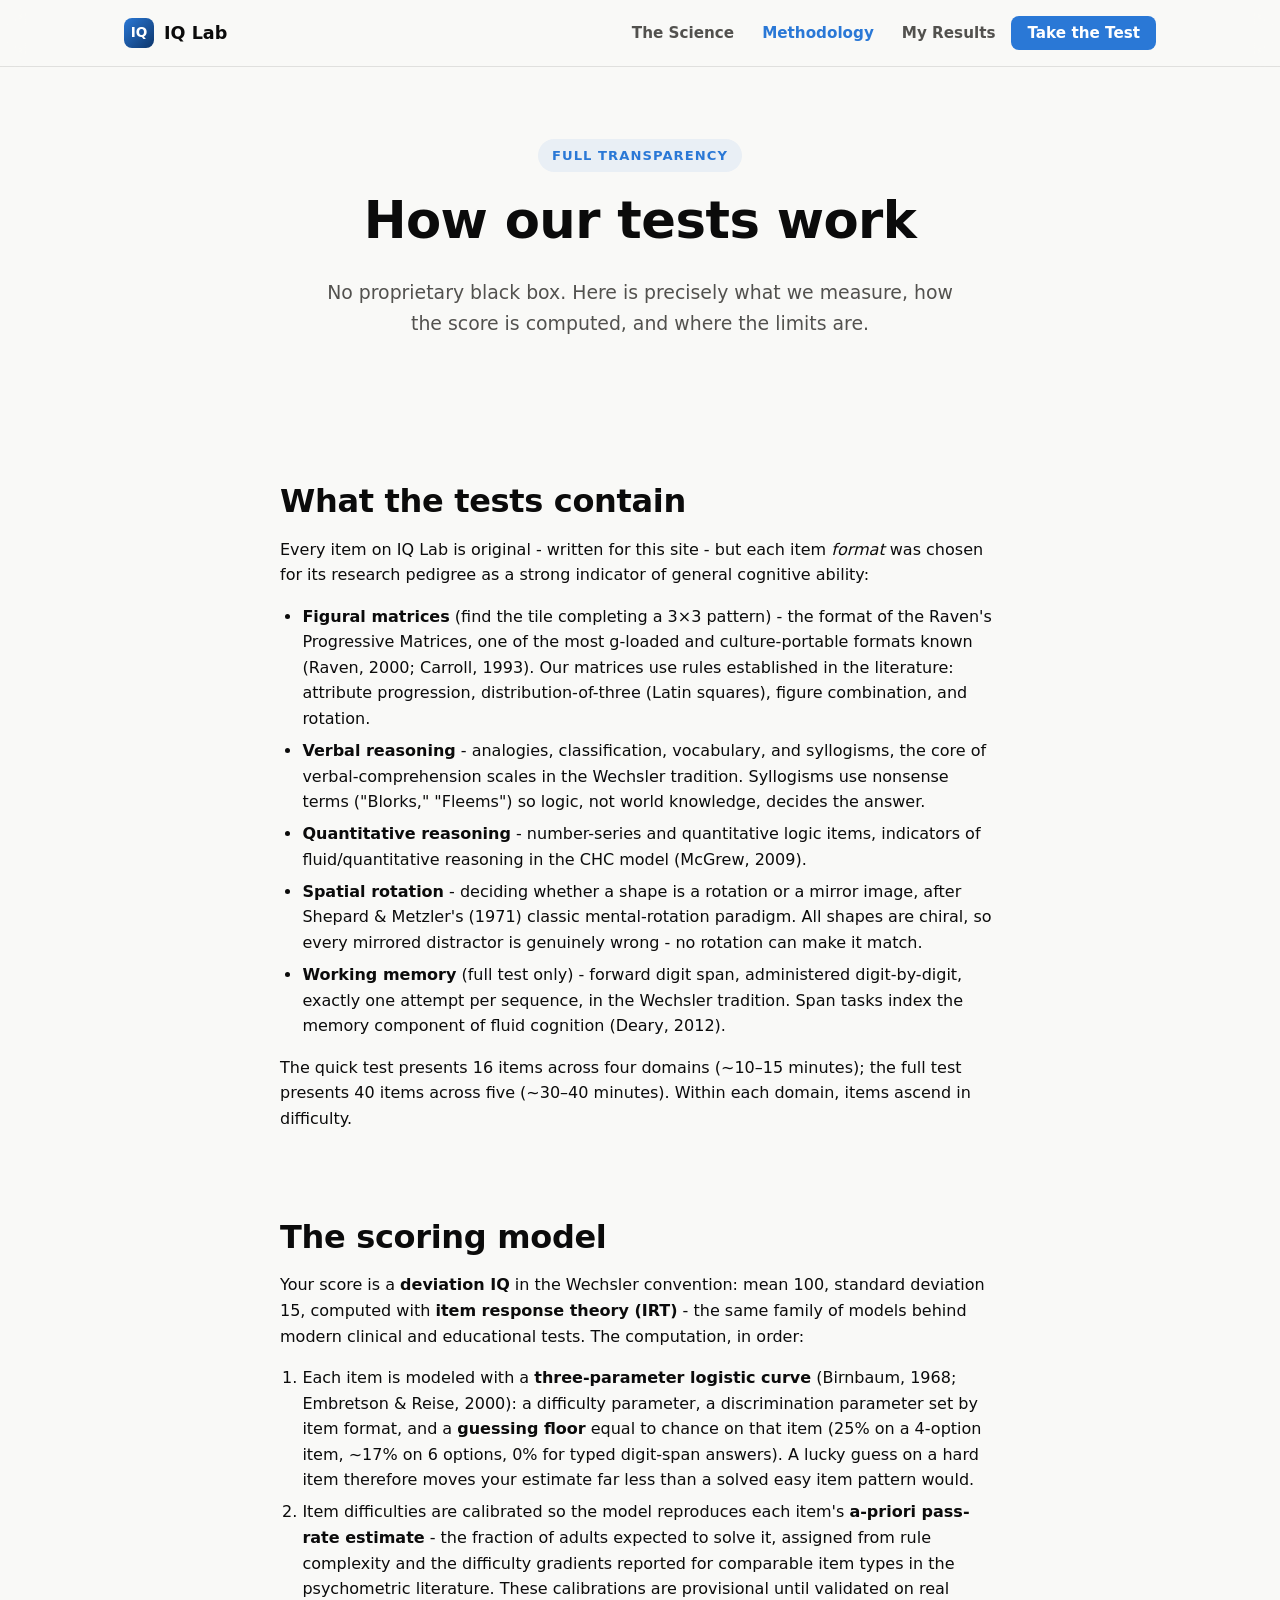
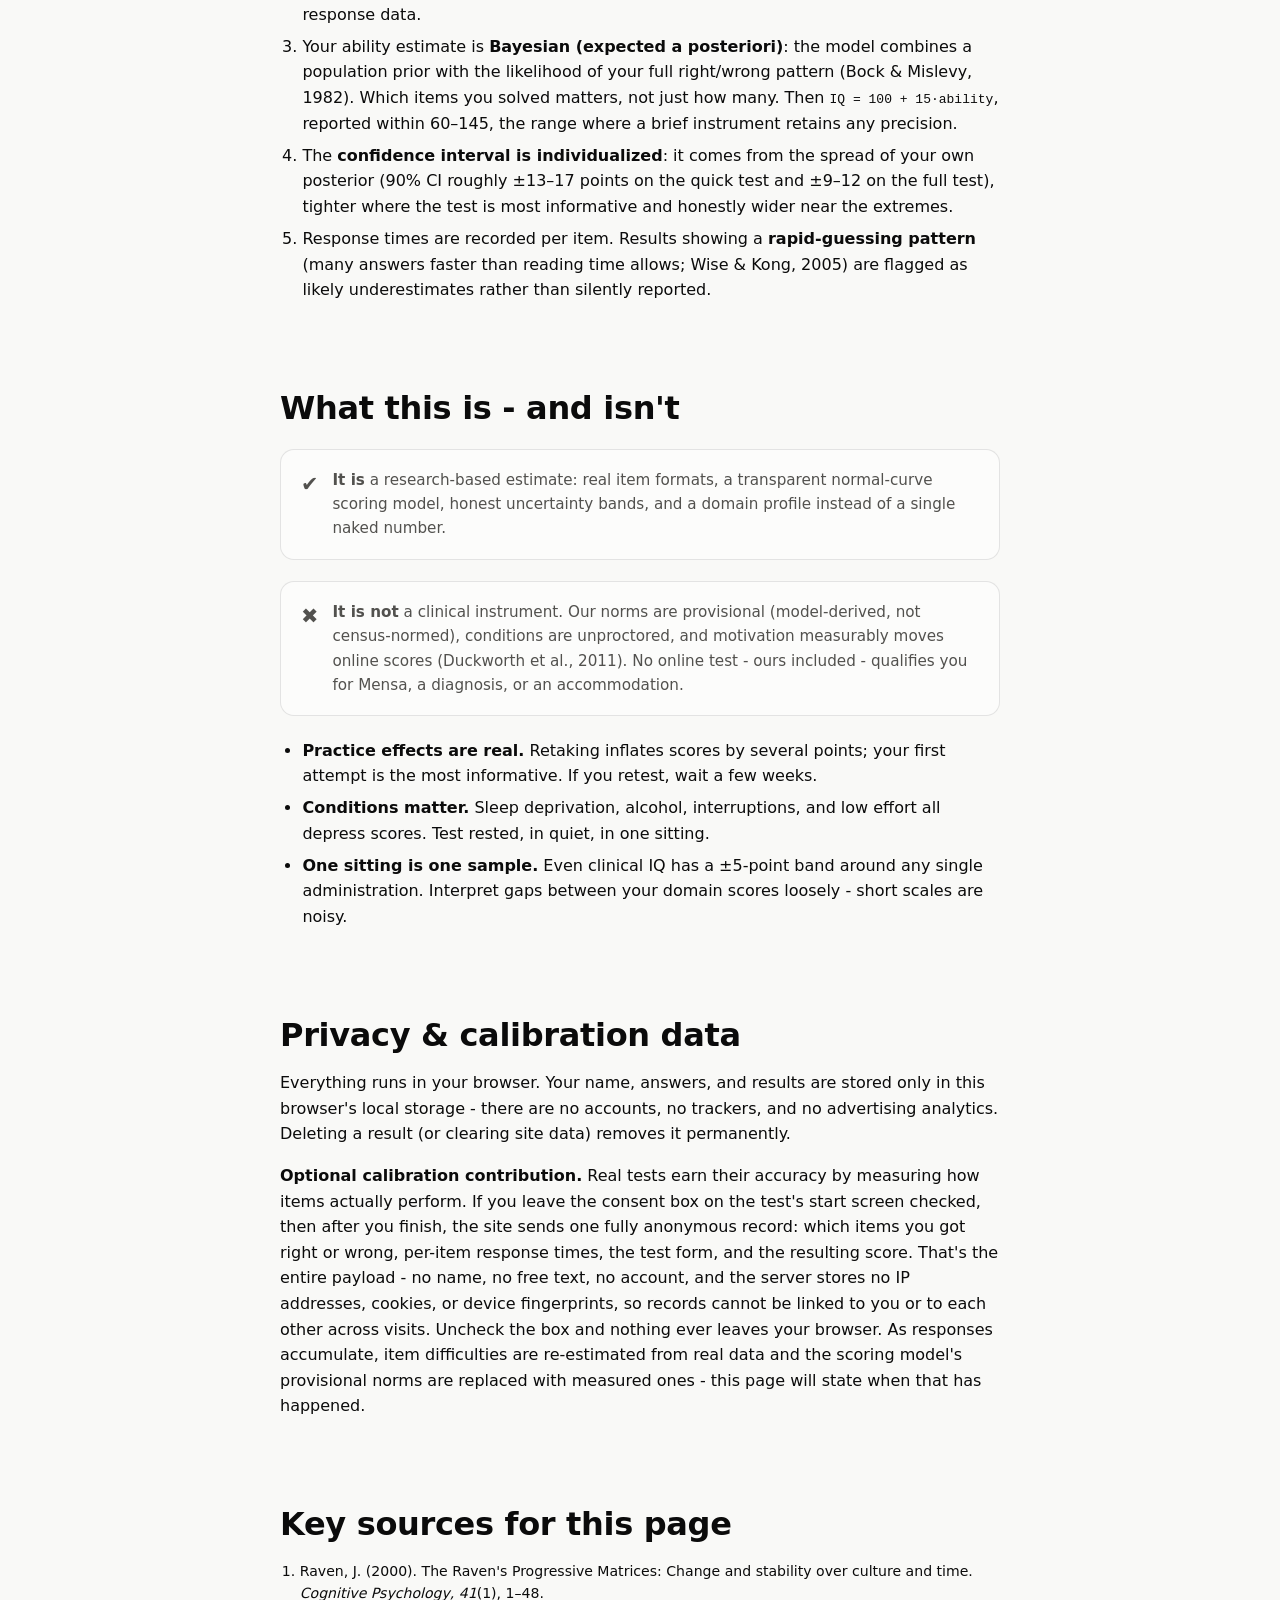
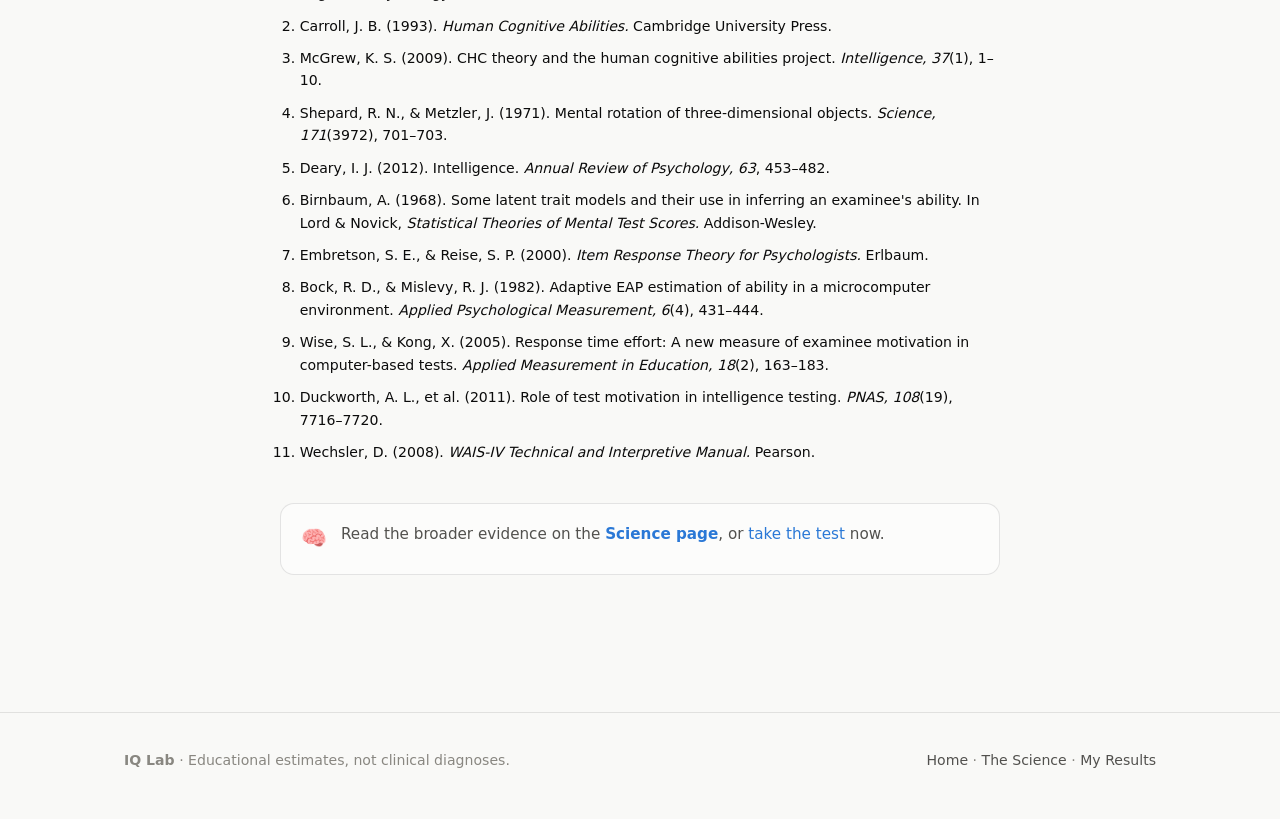
<file: methodology.html>
<!DOCTYPE html>
<html lang="en">
<head>
<meta charset="UTF-8">
<meta name="viewport" content="width=device-width, initial-scale=1.0">
<title>Methodology - IQ Lab</title>
<meta name="description" content="Exactly how IQ Lab's tests are constructed and scored - item formats, the scoring model, and the honest limitations of an online estimate.">
<meta property="og:type" content="website">
<meta property="og:site_name" content="IQ Lab">
<meta property="og:title" content="Methodology - IQ Lab">
<meta property="og:description" content="Exactly how IQ Lab's tests are constructed and scored: item formats, the scoring model, and the honest limits of an online estimate.">
<meta property="og:url" content="https://theofficialiqtest.com/methodology.html">
<meta property="og:image" content="https://theofficialiqtest.com/og-card.png">
<meta property="og:image:width" content="1200">
<meta property="og:image:height" content="630">
<meta name="twitter:card" content="summary_large_image">
<link rel="stylesheet" href="css/style.css">
<link rel="icon" href="data:image/svg+xml,<svg xmlns='http://www.w3.org/2000/svg' viewBox='0 0 100 100'><text y='.9em' font-size='90'>🧠</text></svg>">
</head>
<body>

<nav class="nav">
  <div class="nav-inner">
    <a class="logo" href="index.html"><span class="logo-mark">IQ</span> IQ Lab</a>
    <div class="nav-links">
      <a href="learn.html">The Science</a>
      <a href="methodology.html" class="active">Methodology</a>
      <a href="results.html">My Results</a>
      <a class="btn" href="test.html?mode=short" style="padding:8px 16px">Take the Test</a>
    </div>
  </div>
</nav>

<header class="hero" style="padding-bottom:10px">
  <div class="container">
    <span class="eyebrow">Full transparency</span>
    <h1>How our tests work</h1>
    <p class="lede">No proprietary black box. Here is precisely what we measure, how the score is computed,
    and where the limits are.</p>
  </div>
</header>

<main class="container prose section" style="padding-top:20px">

  <h2>What the tests contain</h2>
  <p>Every item on IQ Lab is original - written for this site - but each item <em>format</em> was chosen for
  its research pedigree as a strong indicator of general cognitive ability:</p>
  <ul>
    <li><strong>Figural matrices</strong> (find the tile completing a 3×3 pattern) - the format of the
    Raven's Progressive Matrices, one of the most g-loaded and culture-portable formats known (Raven, 2000;
    Carroll, 1993). Our matrices use rules established in the literature: attribute progression,
    distribution-of-three (Latin squares), figure combination, and rotation.</li>
    <li><strong>Verbal reasoning</strong> - analogies, classification, vocabulary, and syllogisms, the core
    of verbal-comprehension scales in the Wechsler tradition. Syllogisms use nonsense terms ("Blorks,"
    "Fleems") so logic, not world knowledge, decides the answer.</li>
    <li><strong>Quantitative reasoning</strong> - number-series and quantitative logic items, indicators of
    fluid/quantitative reasoning in the CHC model (McGrew, 2009).</li>
    <li><strong>Spatial rotation</strong> - deciding whether a shape is a rotation or a mirror image, after
    Shepard & Metzler's (1971) classic mental-rotation paradigm. All shapes are chiral, so every mirrored
    distractor is genuinely wrong - no rotation can make it match.</li>
    <li><strong>Working memory</strong> (full test only) - forward digit span, administered digit-by-digit,
    exactly one attempt per sequence, in the Wechsler tradition. Span tasks index the memory component of
    fluid cognition (Deary, 2012).</li>
  </ul>
  <p>The quick test presents 16 items across four domains (~10–15 minutes); the full test presents 40
  items across five (~30–40 minutes). Within each domain, items ascend in difficulty.</p>

  <h2>The scoring model</h2>
  <p>Your score is a <strong>deviation IQ</strong> in the Wechsler convention: mean 100, standard deviation
  15, computed with <strong>item response theory (IRT)</strong> - the same family of models behind modern
  clinical and educational tests. The computation, in order:</p>
  <ol>
    <li>Each item is modeled with a <strong>three-parameter logistic curve</strong> (Birnbaum, 1968;
    Embretson & Reise, 2000): a difficulty parameter, a discrimination parameter set by item format, and a
    <strong>guessing floor</strong> equal to chance on that item (25% on a 4-option item, ~17% on 6 options,
    0% for typed digit-span answers). A lucky guess on a hard item therefore moves your estimate far less
    than a solved easy item pattern would.</li>
    <li>Item difficulties are calibrated so the model reproduces each item's <strong>a-priori pass-rate
    estimate</strong> - the fraction of adults expected to solve it, assigned from rule complexity and the
    difficulty gradients reported for comparable item types in the psychometric literature. These
    calibrations are provisional until validated on real response data.</li>
    <li>Your ability estimate is <strong>Bayesian (expected a posteriori)</strong>: the model combines a
    population prior with the likelihood of your full right/wrong pattern (Bock & Mislevy, 1982). Which
    items you solved matters, not just how many. Then <code>IQ = 100 + 15·ability</code>, reported within
    60–145, the range where a brief instrument retains any precision.</li>
    <li>The <strong>confidence interval is individualized</strong>: it comes from the spread of your own
    posterior (90% CI roughly ±13–17 points on the quick test and ±9–12 on the full test), tighter where the test is
    most informative and honestly wider near the extremes.</li>
    <li>Response times are recorded per item. Results showing a <strong>rapid-guessing pattern</strong>
    (many answers faster than reading time allows; Wise & Kong, 2005) are flagged as likely
    underestimates rather than silently reported.</li>
  </ol>

  <h2>What this is - and isn't</h2>
  <div class="callout"><span class="em">✔️</span><div><strong>It is</strong> a research-based estimate: real
  item formats, a transparent normal-curve scoring model, honest uncertainty bands, and a domain profile
  instead of a single naked number.</div></div>
  <div class="callout"><span class="em">✖️</span><div><strong>It is not</strong> a clinical instrument. Our
  norms are provisional (model-derived, not census-normed), conditions are unproctored, and motivation
  measurably moves online scores (Duckworth et al., 2011). No online test - ours included - qualifies you
  for Mensa, a diagnosis, or an accommodation.</div></div>
  <ul>
    <li><strong>Practice effects are real.</strong> Retaking inflates scores by several points; your first
    attempt is the most informative. If you retest, wait a few weeks.</li>
    <li><strong>Conditions matter.</strong> Sleep deprivation, alcohol, interruptions, and low effort all
    depress scores. Test rested, in quiet, in one sitting.</li>
    <li><strong>One sitting is one sample.</strong> Even clinical IQ has a ±5-point band around any single
    administration. Interpret gaps between your domain scores loosely - short scales are noisy.</li>
  </ul>

  <h2 id="privacy">Privacy & calibration data</h2>
  <p>Everything runs in your browser. Your name, answers, and results are stored only in this browser's
  local storage - there are no accounts, no trackers, and no advertising analytics. Deleting a result (or
  clearing site data) removes it permanently.</p>
  <p><strong>Optional calibration contribution.</strong> Real tests earn their accuracy by measuring how
  items actually perform. If you leave the consent box on the test's start screen checked, then after you
  finish, the site sends one fully anonymous record: which items you got right or wrong, per-item response
  times, the test form, and the resulting score. That's the entire payload - no name, no free text, no
  account, and the server stores no IP addresses, cookies, or device fingerprints, so records cannot be
  linked to you or to each other across visits. Uncheck the box and nothing ever leaves your browser. As
  responses accumulate, item difficulties are re-estimated from real data and the scoring model's provisional
  norms are replaced with measured ones - this page will state when that has happened.</p>

  <h2>Key sources for this page</h2>
  <ol class="refs">
    <li>Raven, J. (2000). The Raven's Progressive Matrices: Change and stability over culture and time. <em>Cognitive Psychology, 41</em>(1), 1–48.</li>
    <li>Carroll, J. B. (1993). <em>Human Cognitive Abilities.</em> Cambridge University Press.</li>
    <li>McGrew, K. S. (2009). CHC theory and the human cognitive abilities project. <em>Intelligence, 37</em>(1), 1–10.</li>
    <li>Shepard, R. N., & Metzler, J. (1971). Mental rotation of three-dimensional objects. <em>Science, 171</em>(3972), 701–703.</li>
    <li>Deary, I. J. (2012). Intelligence. <em>Annual Review of Psychology, 63</em>, 453–482.</li>
    <li>Birnbaum, A. (1968). Some latent trait models and their use in inferring an examinee's ability. In Lord & Novick, <em>Statistical Theories of Mental Test Scores.</em> Addison-Wesley.</li>
    <li>Embretson, S. E., & Reise, S. P. (2000). <em>Item Response Theory for Psychologists.</em> Erlbaum.</li>
    <li>Bock, R. D., & Mislevy, R. J. (1982). Adaptive EAP estimation of ability in a microcomputer environment. <em>Applied Psychological Measurement, 6</em>(4), 431–444.</li>
    <li>Wise, S. L., & Kong, X. (2005). Response time effort: A new measure of examinee motivation in computer-based tests. <em>Applied Measurement in Education, 18</em>(2), 163–183.</li>
    <li>Duckworth, A. L., et al. (2011). Role of test motivation in intelligence testing. <em>PNAS, 108</em>(19), 7716–7720.</li>
    <li>Wechsler, D. (2008). <em>WAIS-IV Technical and Interpretive Manual.</em> Pearson.</li>
  </ol>

  <div class="callout" style="margin-top:40px">
    <span class="em">🧠</span>
    <div>Read the broader evidence on the <a href="learn.html"><strong>Science page</strong></a>, or
    <a href="test.html?mode=short">take the test</a> now.</div>
  </div>
</main>

<footer class="footer">
  <div class="footer-inner">
    <div class="disclaimer"><strong>IQ Lab</strong> · Educational estimates, not clinical diagnoses.</div>
    <div><a href="index.html">Home</a> · <a href="learn.html">The Science</a> · <a href="results.html">My Results</a></div>
  </div>
</footer>

</body>
</html>
</file>
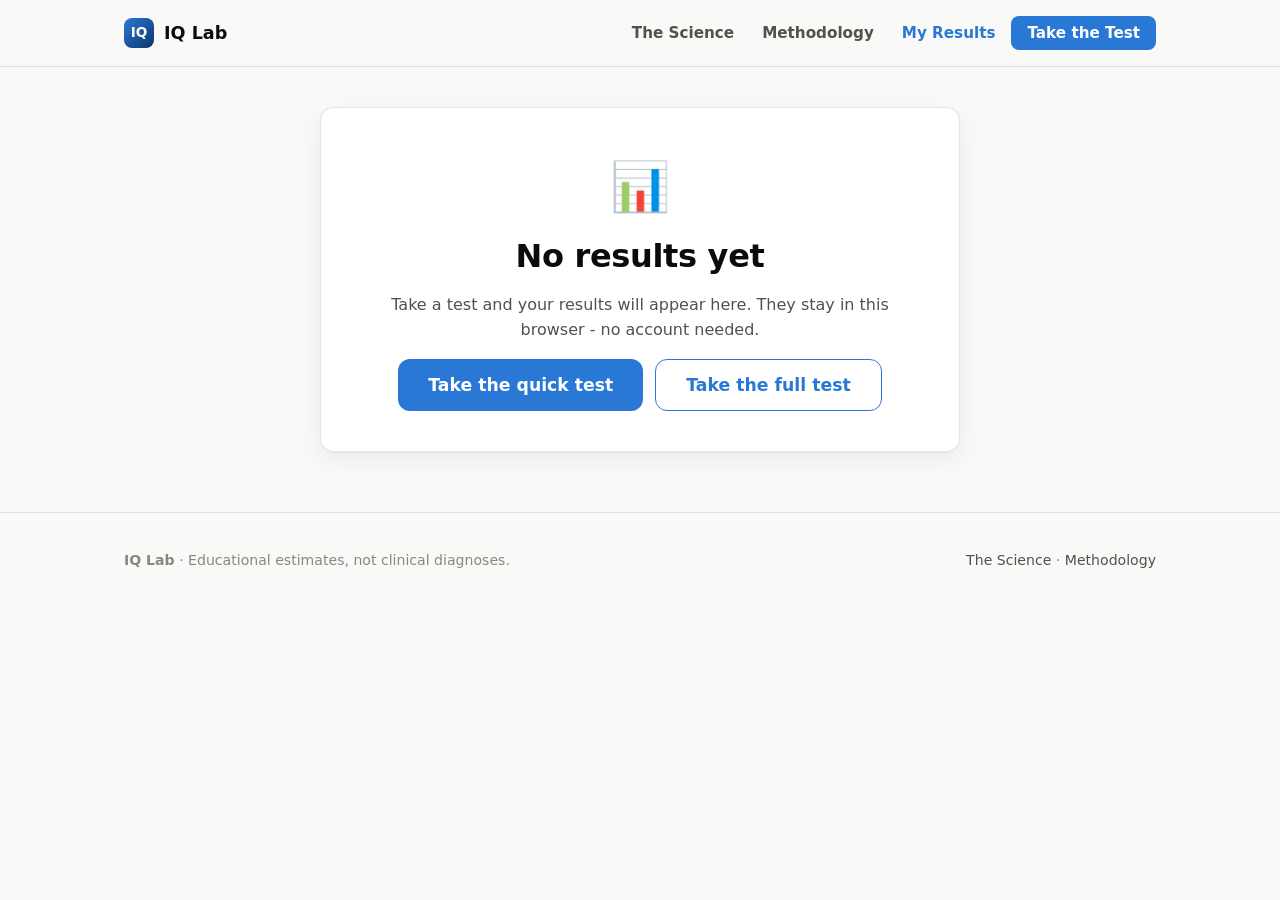
<file: results.html>
<!DOCTYPE html>
<html lang="en">
<head>
<meta charset="UTF-8">
<meta name="viewport" content="width=device-width, initial-scale=1.0">
<title>My Results - IQ Lab</title>
<meta property="og:type" content="website">
<meta property="og:site_name" content="IQ Lab">
<meta property="og:title" content="My Results - IQ Lab">
<meta property="og:description" content="Your IQ estimate with confidence interval, percentile, domain profile, and shareable result card.">
<meta property="og:url" content="https://theofficialiqtest.com/results.html">
<meta property="og:image" content="https://theofficialiqtest.com/og-card.png">
<meta property="og:image:width" content="1200">
<meta property="og:image:height" content="630">
<meta name="twitter:card" content="summary_large_image">
<link rel="stylesheet" href="css/style.css">
<link rel="icon" href="data:image/svg+xml,<svg xmlns='http://www.w3.org/2000/svg' viewBox='0 0 100 100'><text y='.9em' font-size='90'>🧠</text></svg>">
</head>
<body>

<nav class="nav">
  <div class="nav-inner">
    <a class="logo" href="index.html"><span class="logo-mark">IQ</span> IQ Lab</a>
    <div class="nav-links">
      <a href="learn.html">The Science</a>
      <a href="methodology.html">Methodology</a>
      <a href="results.html" class="active">My Results</a>
      <a class="btn" href="test.html?mode=short" style="padding:8px 16px">Take the Test</a>
    </div>
  </div>
</nav>

<main class="container" id="results-root">
  <div class="result-hero" id="hero"></div>

  <div class="narrow" style="margin:0 auto">
    <div class="viz-root" style="margin-top:10px">
      <div id="bell-wrap"></div>
    </div>

    <div class="result-actions">
      <button class="btn" id="download-btn">⬇ Download result card</button>
      <button class="btn subtle" id="share-btn">Share</button>
      <button class="btn subtle" id="copy-btn">Copy summary</button>
      <a class="btn ghost" href="test.html?mode=long">Retake / try the full test</a>
    </div>

    <div class="card" style="margin-bottom:20px">
      <h3>Domain profile</h3>
      <p class="muted" style="font-size:0.88rem">Items correct by cognitive domain. Short domain scales are
        noisy - treat large gaps as hints, not verdicts.</p>
      <div class="domain-bars viz-root" style="border:none; padding:10px 0 0" id="domain-bars"></div>
    </div>

    <div class="card" id="interpret" style="margin-bottom:20px"></div>

    <h3 style="margin-top:36px">Past results <span class="muted" style="font-weight:400;font-size:0.85rem">(stored only in this browser)</span></h3>
    <div class="history-list" id="history"></div>
  </div>
</main>

<footer class="footer">
  <div class="footer-inner">
    <div class="disclaimer"><strong>IQ Lab</strong> · Educational estimates, not clinical diagnoses.</div>
    <div><a href="learn.html">The Science</a> · <a href="methodology.html">Methodology</a></div>
  </div>
</footer>

<script src="js/storage.js"></script>
<script src="js/items.js"></script>
<script src="js/render.js"></script>
<script src="js/scoring.js"></script>
<script src="js/results.js"></script>
</body>
</html>
</file>
<file: css/style.css>
/* IQ Lab - global styles */

:root {
  color-scheme: light;
  --surface: #fcfcfb;
  --page: #f9f9f7;
  --card: #ffffff;
  --ink: #0b0b0b;
  --ink-2: #52514e;
  --ink-3: #898781;
  --grid: #e1e0d9;
  --baseline: #c3c2b7;
  --border: rgba(11, 11, 11, 0.10);
  --brand: #2a78d6;
  --brand-deep: #0d366b;
  --brand-soft: #cde2fb;
  --brand-wash: rgba(42, 120, 214, 0.08);
  --accent: #eb6834;
  --good: #0ca30c;
  --good-text: #006300;
  --critical: #d03b3b;
  --radius: 14px;
  --radius-sm: 8px;
  --shadow: 0 1px 2px rgba(11, 11, 11, 0.04), 0 8px 24px rgba(11, 11, 11, 0.06);
  --font: system-ui, -apple-system, "Segoe UI", sans-serif;
}

@media (prefers-color-scheme: dark) {
  :root {
    color-scheme: dark;
    --surface: #1a1a19;
    --page: #0d0d0d;
    --card: #1a1a19;
    --ink: #ffffff;
    --ink-2: #c3c2b7;
    --ink-3: #898781;
    --grid: #2c2c2a;
    --baseline: #383835;
    --border: rgba(255, 255, 255, 0.10);
    --brand: #3987e5;
    --brand-deep: #9ec5f4;
    --brand-soft: #184f95;
    --brand-wash: rgba(57, 135, 229, 0.12);
    --accent: #d95926;
    --good: #0ca30c;
    --good-text: #0ca30c;
    --critical: #e66767;
    --shadow: 0 1px 2px rgba(0, 0, 0, 0.3), 0 8px 24px rgba(0, 0, 0, 0.35);
  }
}

* { box-sizing: border-box; }

html { scroll-behavior: smooth; }

body {
  margin: 0;
  font-family: var(--font);
  background: var(--page);
  color: var(--ink);
  line-height: 1.6;
  -webkit-font-smoothing: antialiased;
}

img, svg { max-width: 100%; }

a { color: var(--brand); text-decoration: none; }
a:hover { text-decoration: underline; }

h1, h2, h3, h4 { line-height: 1.2; margin: 0 0 0.5em; letter-spacing: -0.01em; }
h1 { font-size: clamp(2rem, 5vw, 3.2rem); font-weight: 800; }
h2 { font-size: clamp(1.5rem, 3vw, 2rem); font-weight: 750; }
h3 { font-size: 1.2rem; font-weight: 700; }
p { margin: 0 0 1em; }

.container { max-width: 1080px; margin: 0 auto; padding: 0 24px; }
.narrow { max-width: 780px; }

/* ---------- Nav ---------- */
.nav {
  position: sticky; top: 0; z-index: 50;
  background: color-mix(in srgb, var(--page) 82%, transparent);
  backdrop-filter: blur(12px);
  border-bottom: 1px solid var(--border);
}
.nav-inner {
  display: flex; align-items: center; gap: 24px;
  padding: 14px 24px; max-width: 1080px; margin: 0 auto;
}
.logo {
  display: flex; align-items: center; gap: 10px;
  font-weight: 800; font-size: 1.1rem; color: var(--ink);
  white-space: nowrap;
}
.logo:hover { text-decoration: none; }
.logo-mark {
  width: 30px; height: 30px; border-radius: 8px;
  background: linear-gradient(135deg, var(--brand), var(--brand-deep));
  display: grid; place-items: center; color: #fff; font-size: 0.85rem; font-weight: 800;
}
.nav-links { display: flex; gap: 4px; margin-left: auto; align-items: center; flex-wrap: wrap; }
.nav-links a {
  color: var(--ink-2); font-weight: 550; font-size: 0.95rem;
  padding: 7px 12px; border-radius: 8px;
}
.nav-links a:hover { background: var(--brand-wash); color: var(--ink); text-decoration: none; }
.nav-links a.active { color: var(--brand); }
.nav-links a.btn { color: #fff; }

/* ---------- Buttons ---------- */
.btn {
  display: inline-flex; align-items: center; justify-content: center; gap: 8px;
  padding: 11px 22px; border-radius: 10px; border: none;
  font: 600 1rem var(--font); cursor: pointer;
  background: var(--brand); color: #fff;
  transition: transform 0.06s ease, box-shadow 0.15s ease, background 0.15s ease;
}
.btn:hover { text-decoration: none; box-shadow: 0 4px 14px rgba(42, 120, 214, 0.35); transform: translateY(-1px); }
.btn:active { transform: translateY(0); }
.btn.big { padding: 15px 30px; font-size: 1.08rem; border-radius: 12px; }
.btn.ghost {
  background: transparent; color: var(--brand);
  border: 1.5px solid var(--brand);
}
.btn.ghost:hover { background: var(--brand-wash); box-shadow: none; }
.btn.subtle {
  background: var(--brand-wash); color: var(--brand); box-shadow: none;
}
.btn.subtle:hover { box-shadow: none; }
.btn:disabled { opacity: 0.45; cursor: not-allowed; transform: none; box-shadow: none; }

/* ---------- Hero ---------- */
.hero { padding: 72px 0 40px; text-align: center; position: relative; overflow: hidden; }
.hero .eyebrow {
  display: inline-block; font-size: 0.82rem; font-weight: 700; letter-spacing: 0.08em;
  text-transform: uppercase; color: var(--brand);
  background: var(--brand-wash); padding: 6px 14px; border-radius: 99px; margin-bottom: 18px;
}
.hero p.lede { font-size: 1.18rem; color: var(--ink-2); max-width: 640px; margin: 0 auto 28px; }
.hero-ctas { display: flex; gap: 14px; justify-content: center; flex-wrap: wrap; }
.hero-note { font-size: 0.85rem; color: var(--ink-3); margin-top: 16px; }

/* ---------- Cards & sections ---------- */
.section { padding: 56px 0; }
.section.alt { background: var(--surface); border-top: 1px solid var(--border); border-bottom: 1px solid var(--border); }
.section-head { text-align: center; max-width: 640px; margin: 0 auto 36px; }
.section-head p { color: var(--ink-2); }

.grid-2 { display: grid; grid-template-columns: repeat(auto-fit, minmax(300px, 1fr)); gap: 20px; }
.grid-3 { display: grid; grid-template-columns: repeat(auto-fit, minmax(260px, 1fr)); gap: 20px; }

.card {
  background: var(--card); border: 1px solid var(--border); border-radius: var(--radius);
  padding: 26px; box-shadow: var(--shadow);
}
.card h3 { display: flex; align-items: center; gap: 10px; }
.card .icon {
  width: 38px; height: 38px; border-radius: 10px; flex: none;
  display: grid; place-items: center; font-size: 1.15rem;
  background: var(--brand-wash);
}
.card p { color: var(--ink-2); font-size: 0.96rem; margin-bottom: 0; }

.test-card { position: relative; display: flex; flex-direction: column; gap: 12px; }
.test-card .meta { display: flex; gap: 16px; color: var(--ink-3); font-size: 0.88rem; flex-wrap: wrap; }
.test-card .meta span { display: inline-flex; align-items: center; gap: 5px; }
.test-card .btn { margin-top: auto; align-self: flex-start; }
.badge {
  position: absolute; top: 20px; right: 20px;
  font-size: 0.72rem; font-weight: 700; letter-spacing: 0.05em; text-transform: uppercase;
  color: var(--accent); background: color-mix(in srgb, var(--accent) 12%, transparent);
  padding: 4px 10px; border-radius: 99px;
}

/* ---------- Stat band ---------- */
.stat-band { display: grid; grid-template-columns: repeat(auto-fit, minmax(180px, 1fr)); gap: 18px; }
.stat-tile {
  background: var(--card); border: 1px solid var(--border); border-radius: var(--radius);
  padding: 22px 24px; text-align: center;
}
.stat-tile .num { font-size: 2rem; font-weight: 800; color: var(--brand); }
.stat-tile .lbl { font-size: 0.88rem; color: var(--ink-2); }
.stat-tile .src { font-size: 0.74rem; color: var(--ink-3); margin-top: 4px; }

/* ---------- Prose / article ---------- */
.prose { max-width: 720px; margin: 0 auto; }
.prose h2 { margin-top: 2.2em; padding-top: 0.5em; }
.prose h3 { margin-top: 1.6em; }
.prose ul, .prose ol { padding-left: 1.4em; color: var(--ink); }
.prose li { margin-bottom: 0.4em; }
.prose blockquote {
  margin: 1.2em 0; padding: 14px 20px; border-left: 3px solid var(--brand);
  background: var(--brand-wash); border-radius: 0 var(--radius-sm) var(--radius-sm) 0;
  color: var(--ink-2); font-size: 0.97rem;
}
.cite { font-size: 0.8rem; color: var(--ink-3); vertical-align: super; line-height: 0; }
.refs { font-size: 0.88rem; color: var(--ink-2); }
.refs li { margin-bottom: 0.7em; }
.toc {
  background: var(--card); border: 1px solid var(--border); border-radius: var(--radius);
  padding: 20px 26px; margin: 28px 0; font-size: 0.95rem;
}
.toc ol { margin: 8px 0 0; padding-left: 1.3em; columns: 2; column-gap: 32px; }
.toc li { margin-bottom: 6px; }
@media (max-width: 600px) { .toc ol { columns: 1; } }

.callout {
  display: flex; gap: 14px; padding: 18px 20px; border-radius: var(--radius);
  border: 1px solid var(--border); background: var(--surface); margin: 1.4em 0;
  font-size: 0.95rem; color: var(--ink-2);
}
.callout .em { font-size: 1.3rem; flex: none; }

/* ---------- Test engine ---------- */
.test-shell { max-width: 860px; margin: 0 auto; padding: 28px 20px 60px; }
.test-topbar {
  display: flex; align-items: center; gap: 16px; margin-bottom: 18px;
  font-size: 0.9rem; color: var(--ink-2);
}
.test-topbar .timer { margin-left: auto; font-variant-numeric: tabular-nums; font-weight: 600; }
.progress-track {
  height: 6px; border-radius: 99px; background: var(--grid); overflow: hidden; flex: 1;
}
.progress-fill {
  height: 100%; border-radius: 99px; background: var(--brand);
  transition: width 0.3s ease; width: 0%;
}
.q-card {
  background: var(--card); border: 1px solid var(--border); border-radius: var(--radius);
  box-shadow: var(--shadow); padding: 30px; min-height: 340px;
}
.q-domain {
  font-size: 0.76rem; font-weight: 700; letter-spacing: 0.07em; text-transform: uppercase;
  color: var(--brand); margin-bottom: 8px;
}
.q-text { font-size: 1.15rem; font-weight: 600; margin-bottom: 20px; }
.q-stimulus { display: flex; justify-content: center; margin-bottom: 22px; }
.q-stimulus svg { background: var(--surface); border: 1px solid var(--border); border-radius: var(--radius-sm); }

.options { display: grid; gap: 10px; }
.options.text-opts { grid-template-columns: repeat(auto-fit, minmax(220px, 1fr)); }
.options.visual-opts { grid-template-columns: repeat(auto-fit, minmax(96px, 1fr)); }
.opt {
  display: flex; align-items: center; gap: 12px;
  border: 1.5px solid var(--border); border-radius: 10px; padding: 13px 16px;
  background: var(--card); cursor: pointer; font: 500 1rem var(--font);
  color: var(--ink); text-align: left;
  transition: border-color 0.12s ease, background 0.12s ease;
}
.opt:hover { border-color: var(--brand); background: var(--brand-wash); }
.opt.selected { border-color: var(--brand); background: var(--brand-wash); box-shadow: inset 0 0 0 1px var(--brand); }
.opt .key {
  flex: none; width: 26px; height: 26px; border-radius: 7px;
  display: grid; place-items: center; font-size: 0.8rem; font-weight: 700;
  background: var(--grid); color: var(--ink-2);
}
.opt.selected .key { background: var(--brand); color: #fff; }
.opt.visual { flex-direction: column; padding: 10px; }
.opt.visual svg { border-radius: 6px; }

.test-nav { display: flex; gap: 12px; margin-top: 20px; align-items: center; }
.test-nav .spacer { flex: 1; }
.dot-strip { display: flex; gap: 5px; flex-wrap: wrap; justify-content: center; margin-top: 18px; }
.dot-strip button {
  width: 10px; height: 10px; border-radius: 50%; border: none; padding: 0; cursor: pointer;
  background: var(--grid);
}
.dot-strip button.answered { background: var(--brand); }
.dot-strip button.current { outline: 2px solid var(--accent); outline-offset: 2px; }

/* digit span */
.span-display {
  font-size: 3.4rem; font-weight: 800; text-align: center; padding: 60px 0;
  font-variant-numeric: tabular-nums; letter-spacing: 0.1em; min-height: 180px;
  color: var(--brand);
}
.span-input {
  font: 600 1.6rem var(--font); text-align: center; letter-spacing: 0.15em;
  padding: 12px 18px; border-radius: 10px; border: 1.5px solid var(--border);
  background: var(--surface); color: var(--ink); width: min(320px, 90%);
  font-variant-numeric: tabular-nums;
}
.span-input:focus { outline: none; border-color: var(--brand); }

/* intro / interstitial screens */
.screen-center { text-align: center; padding: 40px 10px; }
.screen-center .big-icon { font-size: 3rem; margin-bottom: 12px; }
.screen-center p { color: var(--ink-2); max-width: 520px; margin: 0 auto 1em; }

/* ---------- Results ---------- */
.result-hero { text-align: center; padding: 40px 0 10px; }
.iq-score { font-size: clamp(3.6rem, 10vw, 5.5rem); font-weight: 850; line-height: 1; color: var(--brand); }
.iq-band { font-size: 1.05rem; color: var(--ink-2); margin-top: 6px; }
.iq-ci { font-size: 0.88rem; color: var(--ink-3); margin-top: 4px; }

.viz-root {
  --series-1: #2a78d6;
  --series-2: #eb6834;
  background: var(--surface);
  border: 1px solid var(--border); border-radius: var(--radius); padding: 20px;
}
@media (prefers-color-scheme: dark) {
  .viz-root { --series-1: #3987e5; --series-2: #d95926; }
}

.domain-bars { display: grid; gap: 14px; }
.domain-row { display: grid; grid-template-columns: 150px 1fr 64px; gap: 12px; align-items: center; font-size: 0.93rem; }
.domain-row .lbl { color: var(--ink); font-weight: 550; }
.domain-row .val { color: var(--ink-2); text-align: right; font-variant-numeric: tabular-nums; }
.domain-track { height: 16px; background: var(--grid); border-radius: 4px; overflow: hidden; }
.domain-fill { height: 100%; background: var(--series-1, var(--brand)); border-radius: 0 4px 4px 0; transition: width 0.6s ease; }
@media (max-width: 560px) { .domain-row { grid-template-columns: 100px 1fr 56px; } }

.result-actions { display: flex; gap: 12px; justify-content: center; flex-wrap: wrap; margin: 26px 0; }

.history-list { display: grid; gap: 10px; }
.history-item {
  display: flex; align-items: center; gap: 16px; padding: 14px 18px;
  background: var(--card); border: 1px solid var(--border); border-radius: var(--radius-sm);
  font-size: 0.93rem;
}
.history-item .score { font-weight: 800; font-size: 1.2rem; color: var(--brand); min-width: 52px; }
.history-item .when { color: var(--ink-3); margin-left: auto; }
.history-item .del { background: none; border: none; color: var(--ink-3); cursor: pointer; font-size: 1rem; padding: 4px; }
.history-item .del:hover { color: var(--critical); }

/* ---------- Percentile explorer ---------- */
.explorer { display: grid; gap: 18px; }
.explorer input[type="range"] { width: 100%; accent-color: var(--brand); }
.explorer-readout { display: flex; gap: 26px; justify-content: center; flex-wrap: wrap; text-align: center; }
.explorer-readout .num { font-size: 1.7rem; font-weight: 800; color: var(--brand); font-variant-numeric: tabular-nums; }
.explorer-readout .lbl { font-size: 0.82rem; color: var(--ink-3); }

/* ---------- Footer ---------- */
.footer {
  border-top: 1px solid var(--border); padding: 36px 0 48px; margin-top: 60px;
  color: var(--ink-3); font-size: 0.88rem;
}
.footer-inner { display: flex; gap: 24px; flex-wrap: wrap; justify-content: space-between; max-width: 1080px; margin: 0 auto; padding: 0 24px; }
.footer a { color: var(--ink-2); }
.footer .disclaimer { max-width: 520px; }

/* welcome-back banner */
.welcome {
  background: var(--brand-wash); border: 1px solid color-mix(in srgb, var(--brand) 25%, transparent);
  border-radius: var(--radius); padding: 14px 20px; margin: 20px auto 0; max-width: 640px;
  font-size: 0.95rem; display: none;
}
.welcome.show { display: block; }

/* util */
.muted { color: var(--ink-3); }
.center { text-align: center; }
.mt-0 { margin-top: 0; }
input.name-input {
  font: 500 1rem var(--font); padding: 10px 14px; border-radius: 10px;
  border: 1.5px solid var(--border); background: var(--card); color: var(--ink);
}
input.name-input:focus { outline: none; border-color: var(--brand); }

@media (max-width: 640px) {
  .nav-links a:not(.btn) { padding: 6px 8px; font-size: 0.88rem; }
  .q-card { padding: 20px 16px; }
  .hero { padding: 48px 0 32px; }
}
</file>
